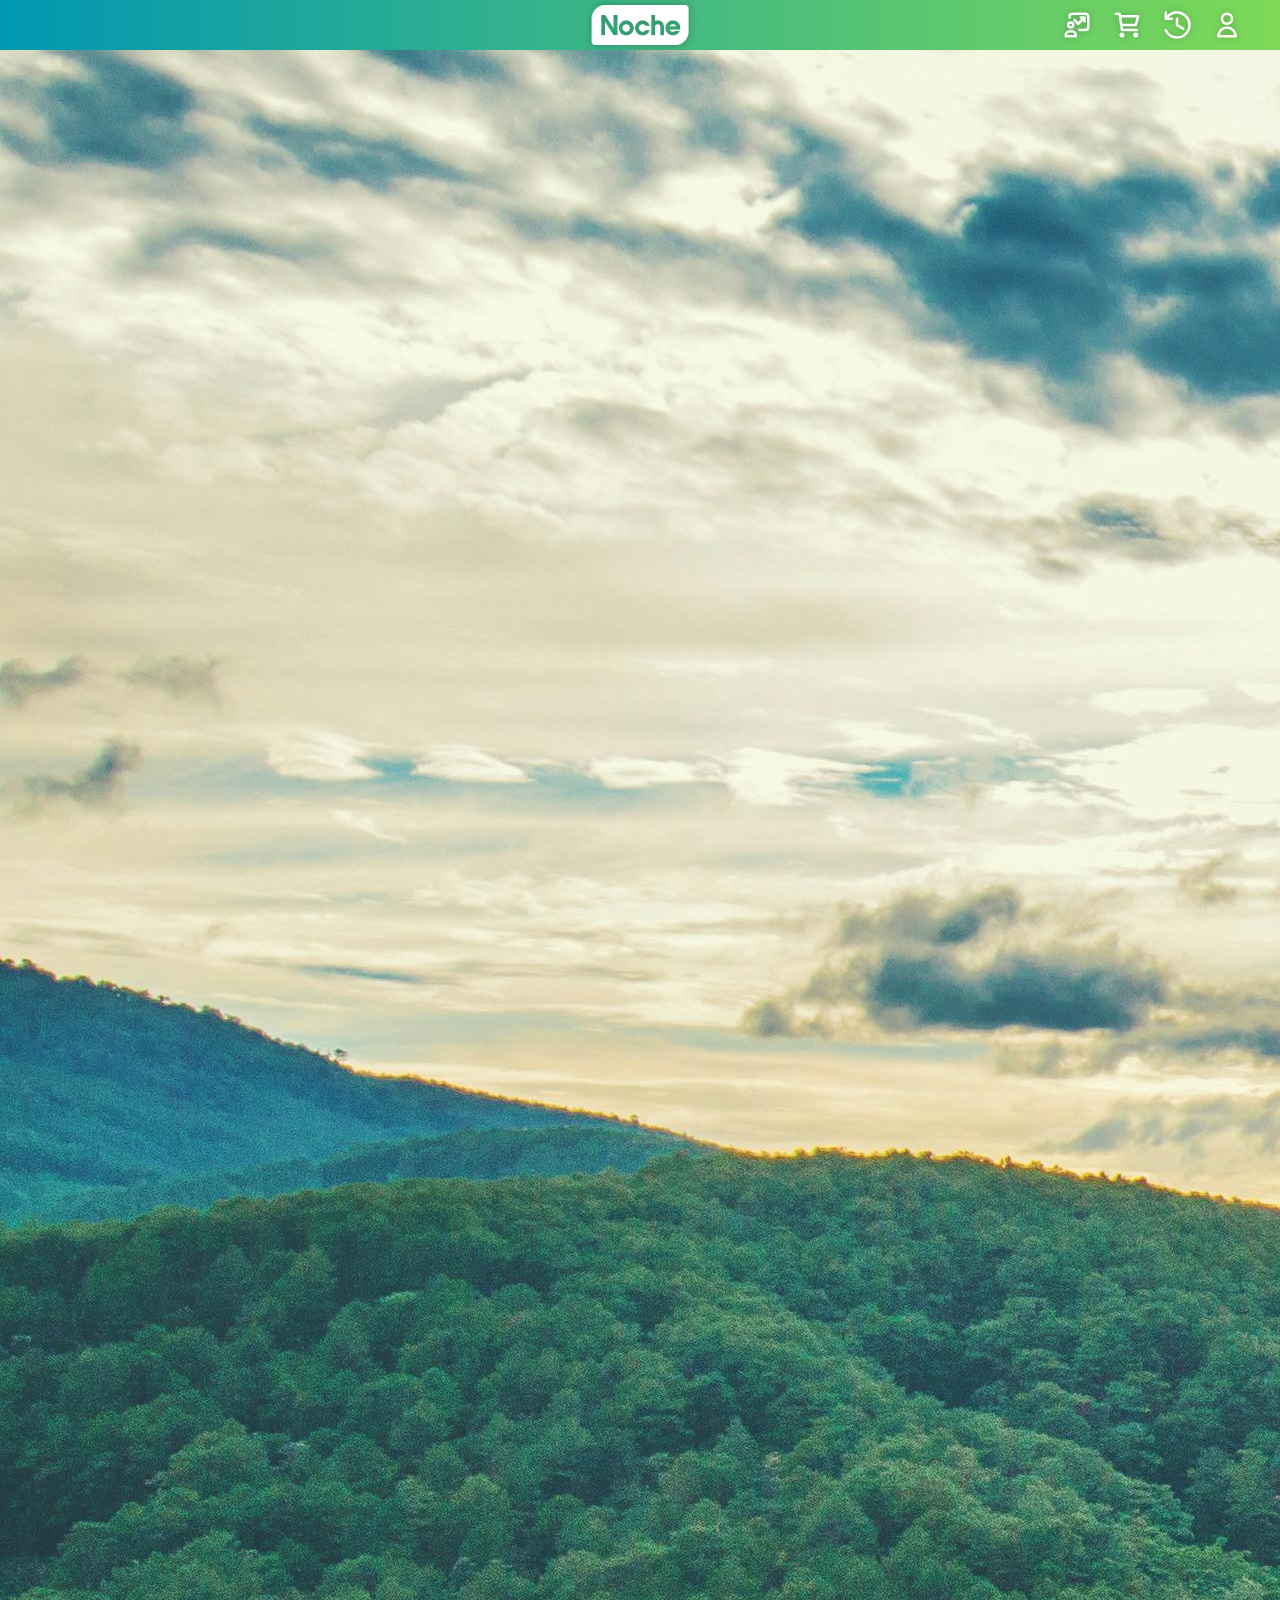
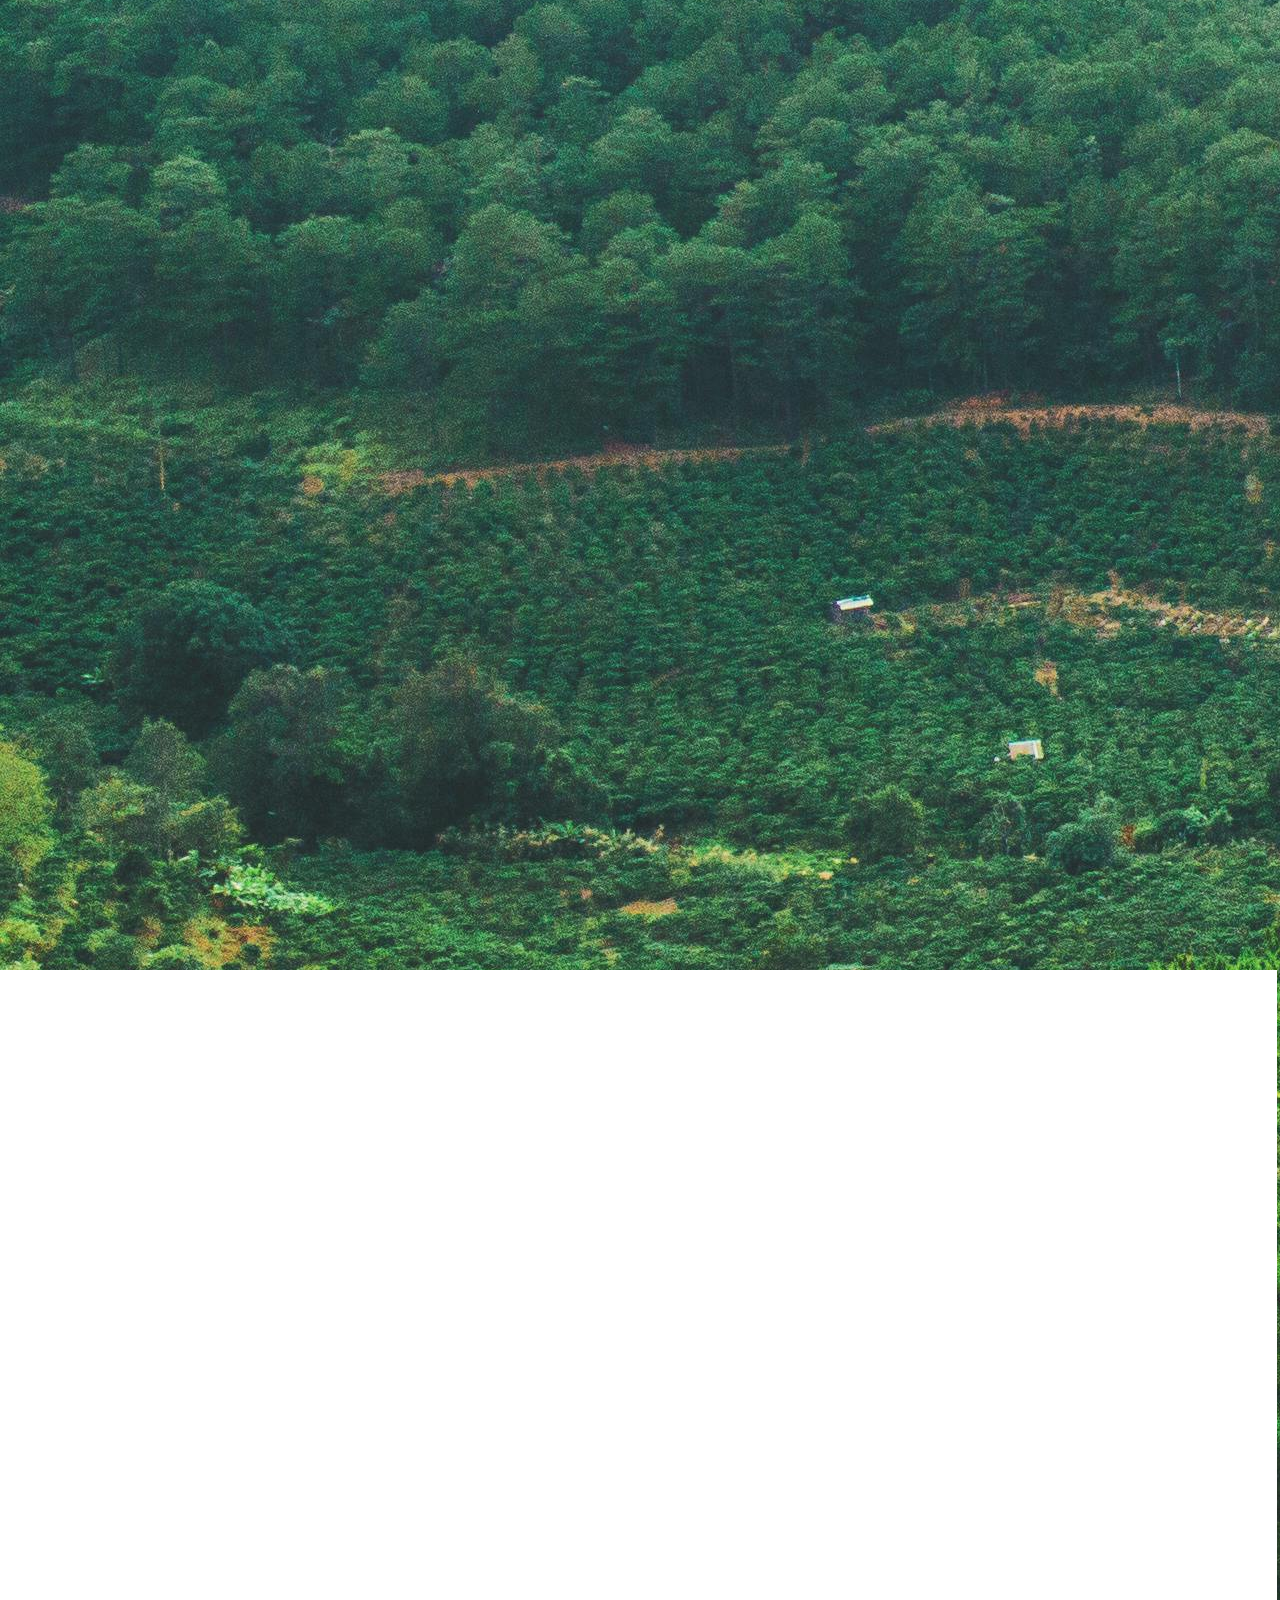
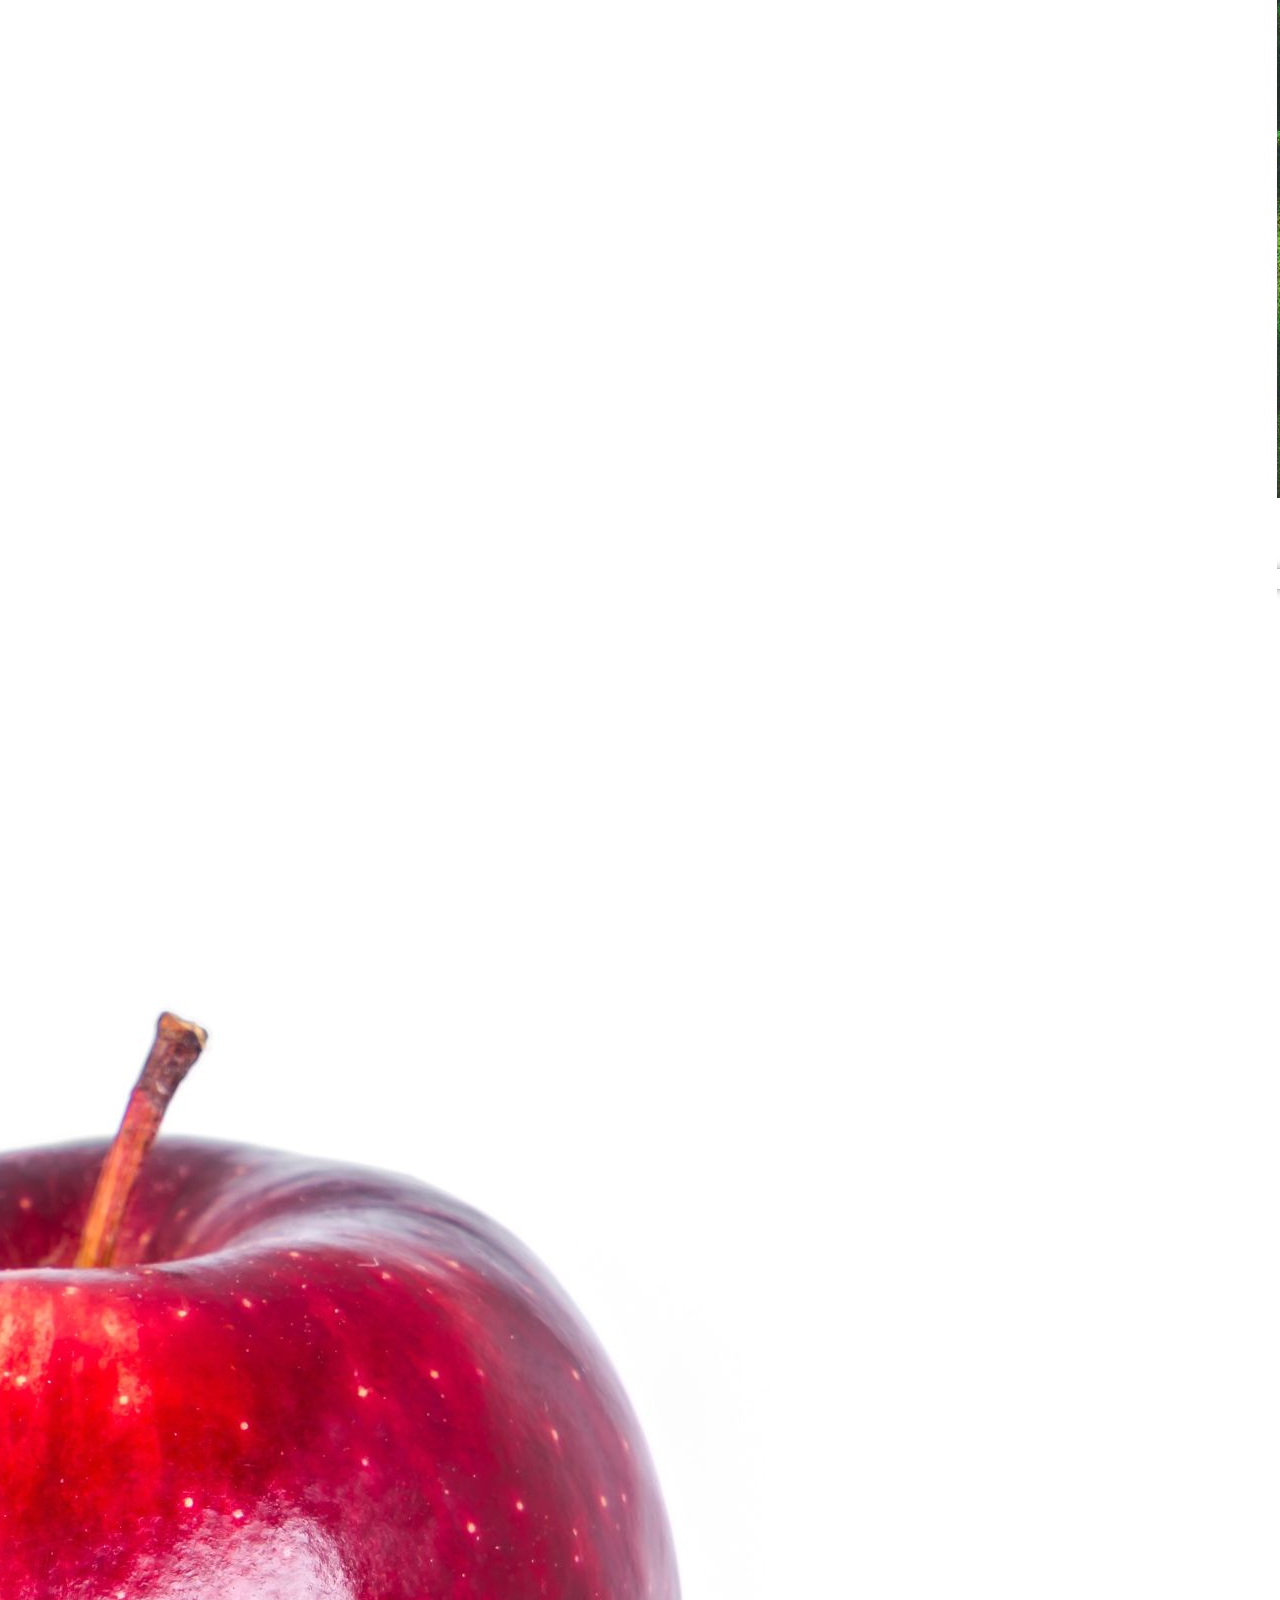
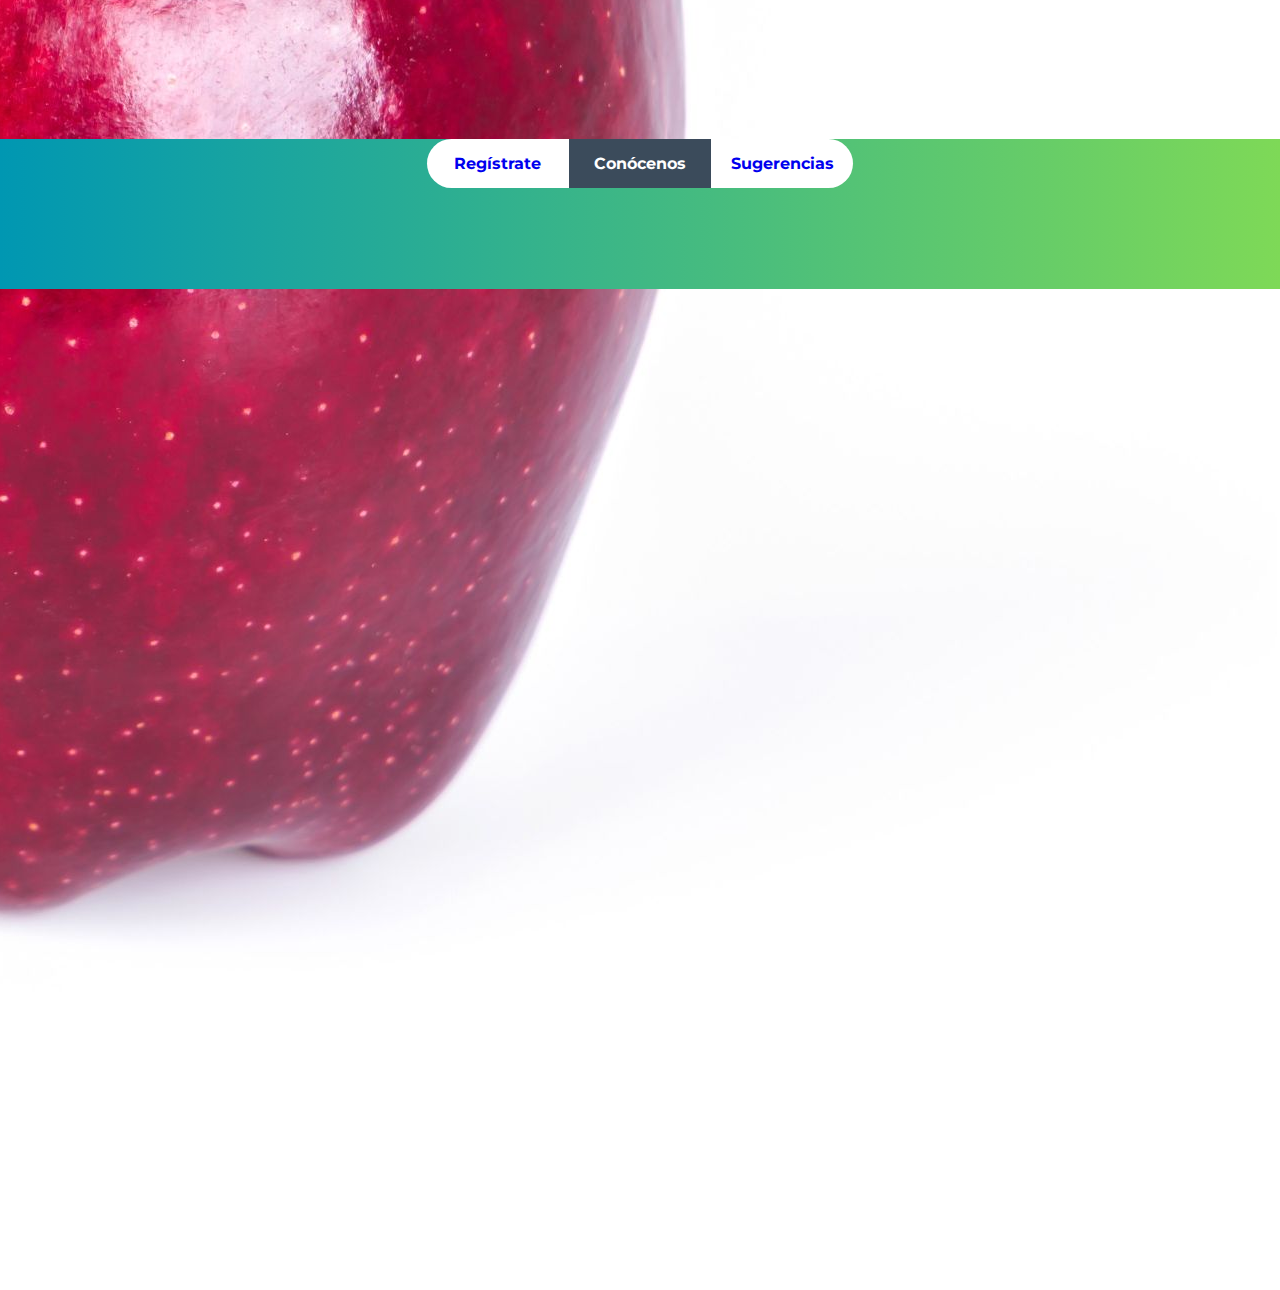
<file: index.html>
<!DOCTYPE html>
<html lang="es">

<head>
    <meta charset="UTF-8">
    <meta name="viewport" content="width=device-width, initial-scale=1.0">
    <link rel="stylesheet" href="./css/global.css" />
    <link rel="stylesheet" href="./css/index.css" />
    <script src="./js/headerAndFooter.js"></script>
    <title>Inicio - Noche</title>
</head>

<body>
    <header class="gradient"> <!-- Header -->
        <div class="left"></div>
        <div class="center">
            <a href="./index.html">
                <img class="header-logo" src="./imagenes/Logos/TransparentOnWhite.png" alt="Noche" />
            </a>
        </div>
        <div class="right">
            <div class="icons">
                <a href="./paginas/en_construccion.html"> <!-- Panel de administrador -->
                    <svg width="800px" height="800px" viewBox="0 0 24 24" fill="none">
                        <path
                            d="M14 16H17.8C18.9201 16 19.4802 16 19.908 15.782C20.2843 15.5903 20.5903 15.2843 20.782 14.908C21 14.4802 21 13.9201 21 12.8V6.2C21 5.0799 21 4.51984 20.782 4.09202C20.5903 3.71569 20.2843 3.40973 19.908 3.21799C19.4802 3 18.9201 3 17.8 3H9.2C8.07989 3 7.51984 3 7.09202 3.21799C6.71569 3.40973 6.40973 3.71569 6.21799 4.09202C6.01338 4.49359 6.00082 5.01165 6.00005 6M18 6L13 11L10 8M18 6V9M18 6H15M9 12C9 13.1046 8.10457 14 7 14C5.89543 14 5 13.1046 5 12C5 10.8954 5.89543 10 7 10C8.10457 10 9 10.8954 9 12ZM7 17C7.92997 17 8.39496 17 8.77646 17.1022C9.81173 17.3796 10.6204 18.1883 10.8978 19.2235C11 19.605 11 20.07 11 21H3C3 20.07 3 19.605 3.10222 19.2235C3.37962 18.1883 4.18827 17.3796 5.22354 17.1022C5.60504 17 6.07003 17 7 17Z"
                            stroke="currentColor" stroke-width="2" stroke-linecap="round" stroke-linejoin="round" />
                    </svg>
                    <div class="icon-background"></div>
                </a>
                <a href="./paginas/en_construccion.html"> <!-- Carrito -->
                    <svg width="800px" height="800px" viewBox="0 0 24 24" fill="none">
                        <path
                            d="M6.29977 5H21L19 12H7.37671M20 16H8L6 3H3M9 20C9 20.5523 8.55228 21 8 21C7.44772 21 7 20.5523 7 20C7 19.4477 7.44772 19 8 19C8.55228 19 9 19.4477 9 20ZM20 20C20 20.5523 19.5523 21 19 21C18.4477 21 18 20.5523 18 20C18 19.4477 18.4477 19 19 19C19.5523 19 20 19.4477 20 20Z"
                            stroke="currentColor" stroke-width="2" stroke-linecap="round" stroke-linejoin="round" />
                    </svg>
                    <div class="icon-background"></div>
                </a>
                <a href="./paginas/compra_periodica.html"> <!-- Compras periódicas -->
                    <svg width="800px" height="800px" viewBox="0 0 48 48">
                        <g id="Layer_2" data-name="Layer 2">
                            <g id="invisible_box" data-name="invisible box">
                                <rect width="48" height="48" fill="none" />
                            </g>
                            <g id="icons_Q2" data-name="icons Q2">
                                <path
                                    d="M46,24A22,22,0,0,1,4.3,33.7a2,2,0,0,1,.5-2.6,2,2,0,0,1,3,.7A18,18,0,1,0,10.6,12h5.3A2.1,2.1,0,0,1,18,13.7,2,2,0,0,1,16,16H6a2,2,0,0,1-2-2V4.1A2.1,2.1,0,0,1,5.7,2,2,2,0,0,1,8,4V8.9A22,22,0,0,1,46,24Z"
                                    fill="currentColor" />
                                <path
                                    d="M34,32a1.7,1.7,0,0,1-1-.3L22,25.1V14a2,2,0,0,1,4,0v8.9l9,5.4a1.9,1.9,0,0,1,.7,2.7A1.9,1.9,0,0,1,34,32Z"
                                    fill="currentColor" />
                            </g>
                        </g>
                    </svg>
                    <div class="icon-background"></div>
                </a>
                <a href="./paginas/perfil.html"> <!-- Perfil -->
                    <svg width="800px" height="800px" viewBox="0 0 24 24" fill="none">
                        <g id="SVGRepo_bgCarrier" stroke-width="0" />
                        <g id="SVGRepo_tracerCarrier" stroke-linecap="round" stroke-linejoin="round" />
                        <g id="SVGRepo_iconCarrier">
                            <path
                                d="M16 7C16 9.20914 14.2091 11 12 11C9.79086 11 8 9.20914 8 7C8 4.79086 9.79086 3 12 3C14.2091 3 16 4.79086 16 7Z"
                                stroke="currentColor" stroke-width="2" stroke-linecap="round" stroke-linejoin="round" />
                            <path d="M12 14C8.13401 14 5 17.134 5 21H19C19 17.134 15.866 14 12 14Z"
                                stroke="currentColor" stroke-width="2" stroke-linecap="round" stroke-linejoin="round" />
                        </g>
                    </svg>
                    <div class="icon-background"></div>
                </a>
            </div>
            <div id="hamburger"> <!-- Header en vista de móvil -->
                <div class="icon">
                    <div class="bar"></div>
                    <div class="bar"></div>
                    <div class="bar"></div>
                </div>
                <div class="content">
                    <div class="close-header-hamburger">
                        <div id="close-hamburger-button"> <!-- SVG del botón de cerrar -->
                            <svg id="close-button" width="800px" height="800px" viewBox="0 0 24 24" fill="none">
                                <g clip-path="url(#clip0_429_11083)">
                                    <path d="M7 7.00006L17 17.0001M7 17.0001L17 7.00006" stroke="currentColor" stroke-width="2.5" stroke-linecap="round" stroke-linejoin="round" />
                                </g>
                                <defs>
                                    <clipPath id="clip0_429_11083">
                                        <rect width="24" height="24" fill="white" />
                                    </clipPath>
                                </defs>
                            </svg>
                        </div>
                    </div>
                    <a href="./paginas/en_construccion.html"> <!-- Admin -->
                        <svg width="800px" height="800px" viewBox="0 0 24 24" fill="none">
                            <path
                                d="M14 16H17.8C18.9201 16 19.4802 16 19.908 15.782C20.2843 15.5903 20.5903 15.2843 20.782 14.908C21 14.4802 21 13.9201 21 12.8V6.2C21 5.0799 21 4.51984 20.782 4.09202C20.5903 3.71569 20.2843 3.40973 19.908 3.21799C19.4802 3 18.9201 3 17.8 3H9.2C8.07989 3 7.51984 3 7.09202 3.21799C6.71569 3.40973 6.40973 3.71569 6.21799 4.09202C6.01338 4.49359 6.00082 5.01165 6.00005 6M18 6L13 11L10 8M18 6V9M18 6H15M9 12C9 13.1046 8.10457 14 7 14C5.89543 14 5 13.1046 5 12C5 10.8954 5.89543 10 7 10C8.10457 10 9 10.8954 9 12ZM7 17C7.92997 17 8.39496 17 8.77646 17.1022C9.81173 17.3796 10.6204 18.1883 10.8978 19.2235C11 19.605 11 20.07 11 21H3C3 20.07 3 19.605 3.10222 19.2235C3.37962 18.1883 4.18827 17.3796 5.22354 17.1022C5.60504 17 6.07003 17 7 17Z"
                                stroke="currentColor" stroke-width="2" stroke-linecap="round" stroke-linejoin="round" />
                        </svg>
                        <span>Administrador</span>
                    </a>
                    <hr>
                    <a href="./paginas/en_construccion.html"> <!-- Carrito -->
                        <svg width="800px" height="800px" viewBox="0 0 24 24" fill="none">
                            <path
                                d="M6.29977 5H21L19 12H7.37671M20 16H8L6 3H3M9 20C9 20.5523 8.55228 21 8 21C7.44772 21 7 20.5523 7 20C7 19.4477 7.44772 19 8 19C8.55228 19 9 19.4477 9 20ZM20 20C20 20.5523 19.5523 21 19 21C18.4477 21 18 20.5523 18 20C18 19.4477 18.4477 19 19 19C19.5523 19 20 19.4477 20 20Z"
                                stroke="currentColor" stroke-width="2" stroke-linecap="round" stroke-linejoin="round" />
                        </svg>
                        <span>Carrito</span>
                    </a>
                    <hr>
                    <a href="./paginas/compra_periodica.html"> <!-- Compras periódicas -->
                        <svg width="800px" height="800px" viewBox="0 0 48 48">
                            <g id="Layer_2" data-name="Layer 2">
                                <g id="invisible_box" data-name="invisible box">
                                    <rect width="48" height="48" fill="none" />
                                </g>
                                <g id="icons_Q2" data-name="icons Q2">
                                    <path
                                        d="M46,24A22,22,0,0,1,4.3,33.7a2,2,0,0,1,.5-2.6,2,2,0,0,1,3,.7A18,18,0,1,0,10.6,12h5.3A2.1,2.1,0,0,1,18,13.7,2,2,0,0,1,16,16H6a2,2,0,0,1-2-2V4.1A2.1,2.1,0,0,1,5.7,2,2,2,0,0,1,8,4V8.9A22,22,0,0,1,46,24Z"
                                        fill="currentColor" />
                                    <path
                                        d="M34,32a1.7,1.7,0,0,1-1-.3L22,25.1V14a2,2,0,0,1,4,0v8.9l9,5.4a1.9,1.9,0,0,1,.7,2.7A1.9,1.9,0,0,1,34,32Z"
                                        fill="currentColor" />
                                </g>
                            </g>
                        </svg>
                        <span>Configurar</span>
                    </a>
                    <hr>
                    <a href="./paginas/perfil.html"> <!-- Perfil -->
                        <svg width="800px" height="800px" viewBox="0 0 24 24" fill="none">
                            <g id="SVGRepo_bgCarrier" stroke-width="0" />
                            <g id="SVGRepo_tracerCarrier" stroke-linecap="round" stroke-linejoin="round" />
                            <g id="SVGRepo_iconCarrier">
                                <path
                                    d="M16 7C16 9.20914 14.2091 11 12 11C9.79086 11 8 9.20914 8 7C8 4.79086 9.79086 3 12 3C14.2091 3 16 4.79086 16 7Z"
                                    stroke="currentColor" stroke-width="2" stroke-linecap="round"
                                    stroke-linejoin="round" />
                                <path d="M12 14C8.13401 14 5 17.134 5 21H19C19 17.134 15.866 14 12 14Z"
                                    stroke="currentColor" stroke-width="2" stroke-linecap="round"
                                    stroke-linejoin="round" />
                            </g>
                        </svg>
                        <span>Perfil</span>
                    </a>
                </div>
                <div id="content-background" hidden></div> <!-- Fondo del header que se ve al abrir el menú -->
            </div>
        </div>
    </header>
    <main> <!-- Contenido de la página -->
        <!-- Imagen de fondo -->
        <img src="./imagenes/fondo_paisaje.jpg" class="background" draggable="false" alt="Fondo"/>

        <section class="ads-container"> <!-- Anuncios -->
            <div class="ad-container center-content">
                <div class="ad">Anuncio 1</div>
            </div>
            <div class="ad-container center-content">
                <div class="ad">Anuncio 2</div>
            </div>
            <div class="ad-container center-content">
                <div class="ad">Anuncio 3</div>
            </div>
        </section>
        <section class="search-bar center-content"> <!-- Barra de búsqueda -->
            <div class="custom-searchbar-container">
                <input type="text" class="custom-searchbar" placeholder="Buscar..." />
                <svg width="800px" height="800px" viewBox="0 0 24 24" fill="none">
                    <path
                        d="M14.9536 14.9458L21 21M17 10C17 13.866 13.866 17 10 17C6.13401 17 3 13.866 3 10C3 6.13401 6.13401 3 10 3C13.866 3 17 6.13401 17 10Z"
                        stroke="currentColor" stroke-width="2" stroke-linecap="round" stroke-linejoin="round" />
                </svg>
            </div>
        </section>
        <section class="products-container"> <!-- Lista de productos -->
            <div class="products-container-inner">

                <!-- Lista de productos -->
                 
                <a class="product" href="./paginas/producto.html"> <!-- HTML de cada producto -->
                    <div class="compound-card producto">
                        <div class="compound-card-top center-content">
                            <img src="./imagenes/img_productos/manzana.jpg" draggable="false" alt="Manzana">
                        </div>
                        <div class="compound-card-bottom datos">
                            <div class="top">
                                <span class="name">Manzana</span>
                            </div>
                            <div class="bottom">
                                <span class="weight">200g</span>
                                <span class="price">0.35€</span>
                            </div>
                        </div>
                    </div>
                </a>
                <a class="product" href="./paginas/producto.html">
                    <div class="compound-card producto">
                        <div class="compound-card-top center-content">
                            <img src="./imagenes/img_productos/manzana.jpg" draggable="false" alt="Manzana">
                        </div>
                        <div class="compound-card-bottom datos">
                            <div class="top">
                                <span class="name">Manzana</span>
                            </div>
                            <div class="bottom">
                                <span class="weight">200g</span>
                                <span class="price">0.35€</span>
                            </div>
                        </div>
                    </div>
                </a>
                <a class="product" href="./paginas/producto.html">
                    <div class="compound-card producto">
                        <div class="compound-card-top center-content">
                            <img src="./imagenes/img_productos/manzana.jpg" draggable="false" alt="Manzana">
                        </div>
                        <div class="compound-card-bottom datos">
                            <div class="top">
                                <span class="name">Manzana</span>
                            </div>
                            <div class="bottom">
                                <span class="weight">200g</span>
                                <span class="price">0.35€</span>
                            </div>
                        </div>
                    </div>
                </a>
                <a class="product" href="./paginas/producto.html">
                    <div class="compound-card producto">
                        <div class="compound-card-top center-content">
                            <img src="./imagenes/img_productos/manzana.jpg" draggable="false" alt="Manzana">
                        </div>
                        <div class="compound-card-bottom datos">
                            <div class="top">
                                <span class="name">Manzana</span>
                            </div>
                            <div class="bottom">
                                <span class="weight">200g</span>
                                <span class="price">0.35€</span>
                            </div>
                        </div>
                    </div>
                </a>
                <a class="product" href="./paginas/producto.html">
                    <div class="compound-card producto">
                        <div class="compound-card-top center-content">
                            <img src="./imagenes/img_productos/manzana.jpg" draggable="false" alt="Manzana">
                        </div>
                        <div class="compound-card-bottom datos">
                            <div class="top">
                                <span class="name">Manzana</span>
                            </div>
                            <div class="bottom">
                                <span class="weight">200g</span>
                                <span class="price">0.35€</span>
                            </div>
                        </div>
                    </div>
                </a>
                <a class="product" href="./paginas/producto.html">
                    <div class="compound-card producto">
                        <div class="compound-card-top center-content">
                            <img src="./imagenes/img_productos/manzana.jpg" draggable="false" alt="Manzana">
                        </div>
                        <div class="compound-card-bottom datos">
                            <div class="top">
                                <span class="name">Manzana</span>
                            </div>
                            <div class="bottom">
                                <span class="weight">200g</span>
                                <span class="price">0.35€</span>
                            </div>
                        </div>
                    </div>
                </a>
                <a class="product" href="./paginas/producto.html">
                    <div class="compound-card producto">
                        <div class="compound-card-top center-content">
                            <img src="./imagenes/img_productos/manzana.jpg" draggable="false" alt="Manzana">
                        </div>
                        <div class="compound-card-bottom datos">
                            <div class="top">
                                <span class="name">Manzana</span>
                            </div>
                            <div class="bottom">
                                <span class="weight">200g</span>
                                <span class="price">0.35€</span>
                            </div>
                        </div>
                    </div>
                </a>
                <a class="product" href="./paginas/producto.html">
                    <div class="compound-card producto">
                        <div class="compound-card-top center-content">
                            <img src="./imagenes/img_productos/manzana.jpg" draggable="false" alt="Manzana">
                        </div>
                        <div class="compound-card-bottom datos">
                            <div class="top">
                                <span class="name">Manzana</span>
                            </div>
                            <div class="bottom">
                                <span class="weight">200g</span>
                                <span class="price">0.35€</span>
                            </div>
                        </div>
                    </div>
                </a>
                <a class="product" href="./paginas/producto.html">
                    <div class="compound-card producto">
                        <div class="compound-card-top center-content">
                            <img src="./imagenes/img_productos/manzana.jpg" draggable="false" alt="Manzana">
                        </div>
                        <div class="compound-card-bottom datos">
                            <div class="top">
                                <span class="name">Manzana</span>
                            </div>
                            <div class="bottom">
                                <span class="weight">200g</span>
                                <span class="price">0.35€</span>
                            </div>
                        </div>
                    </div>
                </a>
                <a class="product" href="./paginas/producto.html">
                    <div class="compound-card producto">
                        <div class="compound-card-top center-content">
                            <img src="./imagenes/img_productos/manzana.jpg" draggable="false" alt="Manzana">
                        </div>
                        <div class="compound-card-bottom datos">
                            <div class="top">
                                <span class="name">Manzana</span>
                            </div>
                            <div class="bottom">
                                <span class="weight">200g</span>
                                <span class="price">0.35€</span>
                            </div>
                        </div>
                    </div>
                </a>
                <a class="product" href="./paginas/producto.html">
                    <div class="compound-card producto">
                        <div class="compound-card-top center-content">
                            <img src="./imagenes/img_productos/manzana.jpg" draggable="false" alt="Manzana">
                        </div>
                        <div class="compound-card-bottom datos">
                            <div class="top">
                                <span class="name">Manzana</span>
                            </div>
                            <div class="bottom">
                                <span class="weight">200g</span>
                                <span class="price">0.35€</span>
                            </div>
                        </div>
                    </div>
                </a>
                <a class="product" href="./paginas/producto.html">
                    <div class="compound-card producto">
                        <div class="compound-card-top center-content">
                            <img src="./imagenes/img_productos/manzana.jpg" draggable="false" alt="Manzana">
                        </div>
                        <div class="compound-card-bottom datos">
                            <div class="top">
                                <span class="name">Manzana</span>
                            </div>
                            <div class="bottom">
                                <span class="weight">200g</span>
                                <span class="price">0.35€</span>
                            </div>
                        </div>
                    </div>
                </a>
                <a class="product" href="./paginas/producto.html">
                    <div class="compound-card producto">
                        <div class="compound-card-top center-content">
                            <img src="./imagenes/img_productos/manzana.jpg" draggable="false" alt="Manzana">
                        </div>
                        <div class="compound-card-bottom datos">
                            <div class="top">
                                <span class="name">Manzana</span>
                            </div>
                            <div class="bottom">
                                <span class="weight">200g</span>
                                <span class="price">0.35€</span>
                            </div>
                        </div>
                    </div>
                </a>
                <a class="product" href="./paginas/producto.html">
                    <div class="compound-card producto">
                        <div class="compound-card-top center-content">
                            <img src="./imagenes/img_productos/manzana.jpg" draggable="false" alt="Manzana">
                        </div>
                        <div class="compound-card-bottom datos">
                            <div class="top">
                                <span class="name">Manzana</span>
                            </div>
                            <div class="bottom">
                                <span class="weight">200g</span>
                                <span class="price">0.35€</span>
                            </div>
                        </div>
                    </div>
                </a>
                <a class="product" href="./paginas/producto.html">
                    <div class="compound-card producto">
                        <div class="compound-card-top center-content">
                            <img src="./imagenes/img_productos/manzana.jpg" draggable="false" alt="Manzana">
                        </div>
                        <div class="compound-card-bottom datos">
                            <div class="top">
                                <span class="name">Manzana</span>
                            </div>
                            <div class="bottom">
                                <span class="weight">200g</span>
                                <span class="price">0.35€</span>
                            </div>
                        </div>
                    </div>
                </a>
                <a class="product" href="./paginas/producto.html">
                    <div class="compound-card producto">
                        <div class="compound-card-top center-content">
                            <img src="./imagenes/img_productos/manzana.jpg" draggable="false" alt="Manzana">
                        </div>
                        <div class="compound-card-bottom datos">
                            <div class="top">
                                <span class="name">Manzana</span>
                            </div>
                            <div class="bottom">
                                <span class="weight">200g</span>
                                <span class="price">0.35€</span>
                            </div>
                        </div>
                    </div>
                </a>
                <a class="product" href="./paginas/producto.html">
                    <div class="compound-card producto">
                        <div class="compound-card-top center-content">
                            <img src="./imagenes/img_productos/manzana.jpg" draggable="false" alt="Manzana">
                        </div>
                        <div class="compound-card-bottom datos">
                            <div class="top">
                                <span class="name">Manzana</span>
                            </div>
                            <div class="bottom">
                                <span class="weight">200g</span>
                                <span class="price">0.35€</span>
                            </div>
                        </div>
                    </div>
                </a>
                <a class="product" href="./paginas/producto.html">
                    <div class="compound-card producto">
                        <div class="compound-card-top center-content">
                            <img src="./imagenes/img_productos/manzana.jpg" draggable="false" alt="Manzana">
                        </div>
                        <div class="compound-card-bottom datos">
                            <div class="top">
                                <span class="name">Manzana</span>
                            </div>
                            <div class="bottom">
                                <span class="weight">200g</span>
                                <span class="price">0.35€</span>
                            </div>
                        </div>
                    </div>
                </a>
                <a class="product" href="./paginas/producto.html">
                    <div class="compound-card producto">
                        <div class="compound-card-top center-content">
                            <img src="./imagenes/img_productos/manzana.jpg" draggable="false" alt="Manzana">
                        </div>
                        <div class="compound-card-bottom datos">
                            <div class="top">
                                <span class="name">Manzana</span>
                            </div>
                            <div class="bottom">
                                <span class="weight">200g</span>
                                <span class="price">0.35€</span>
                            </div>
                        </div>
                    </div>
                </a>
                <a class="product" href="./paginas/producto.html">
                    <div class="compound-card producto">
                        <div class="compound-card-top center-content">
                            <img src="./imagenes/img_productos/manzana.jpg" draggable="false" alt="Manzana">
                        </div>
                        <div class="compound-card-bottom datos">
                            <div class="top">
                                <span class="name">Manzana</span>
                            </div>
                            <div class="bottom">
                                <span class="weight">200g</span>
                                <span class="price">0.35€</span>
                            </div>
                        </div>
                    </div>
                </a>
                <!--a class="product" href="./paginas/producto.html">
                    <div class="compound-card producto">
                        <div class="compound-card-top center-content">
                            <img src="./imagenes/product_placeholder.png" draggable="false" alt="Producto">
                        </div>
                        <div class="compound-card-bottom datos">
                            <div class="top">
                                <span class="name">Producto</span>
                            </div>
                            <div class="bottom">
                                <span class="weight">250g</span>
                                <span class="price">0.00€</span>
                            </div>
                        </div>
                    </div>
                </a-->
            </div>
        </section>
    </main>
    <footer class="gradient"> <!-- Footer -->
        <div class="left"><!-- Por si queremos añadir contenido en la parte izquierda o derecha --></div>
        <div class="center">
            <div class="button-group">
                <!-- Páginas temporales para poder acceder a ellas sin cambiar la URL -->
                <a href="./paginas/registrarse.html" class="button button-light">Regístrate</a>
                <a href="./paginas/conocenos.html" class="button button-dark">Conócenos</a>
                <a href="./paginas/sugerir_producto.html" class="button button-light">Sugerencias</a>
            </div>
        </div>
        <div class="right"></div>
    </footer>
</body>

</html>
</file>
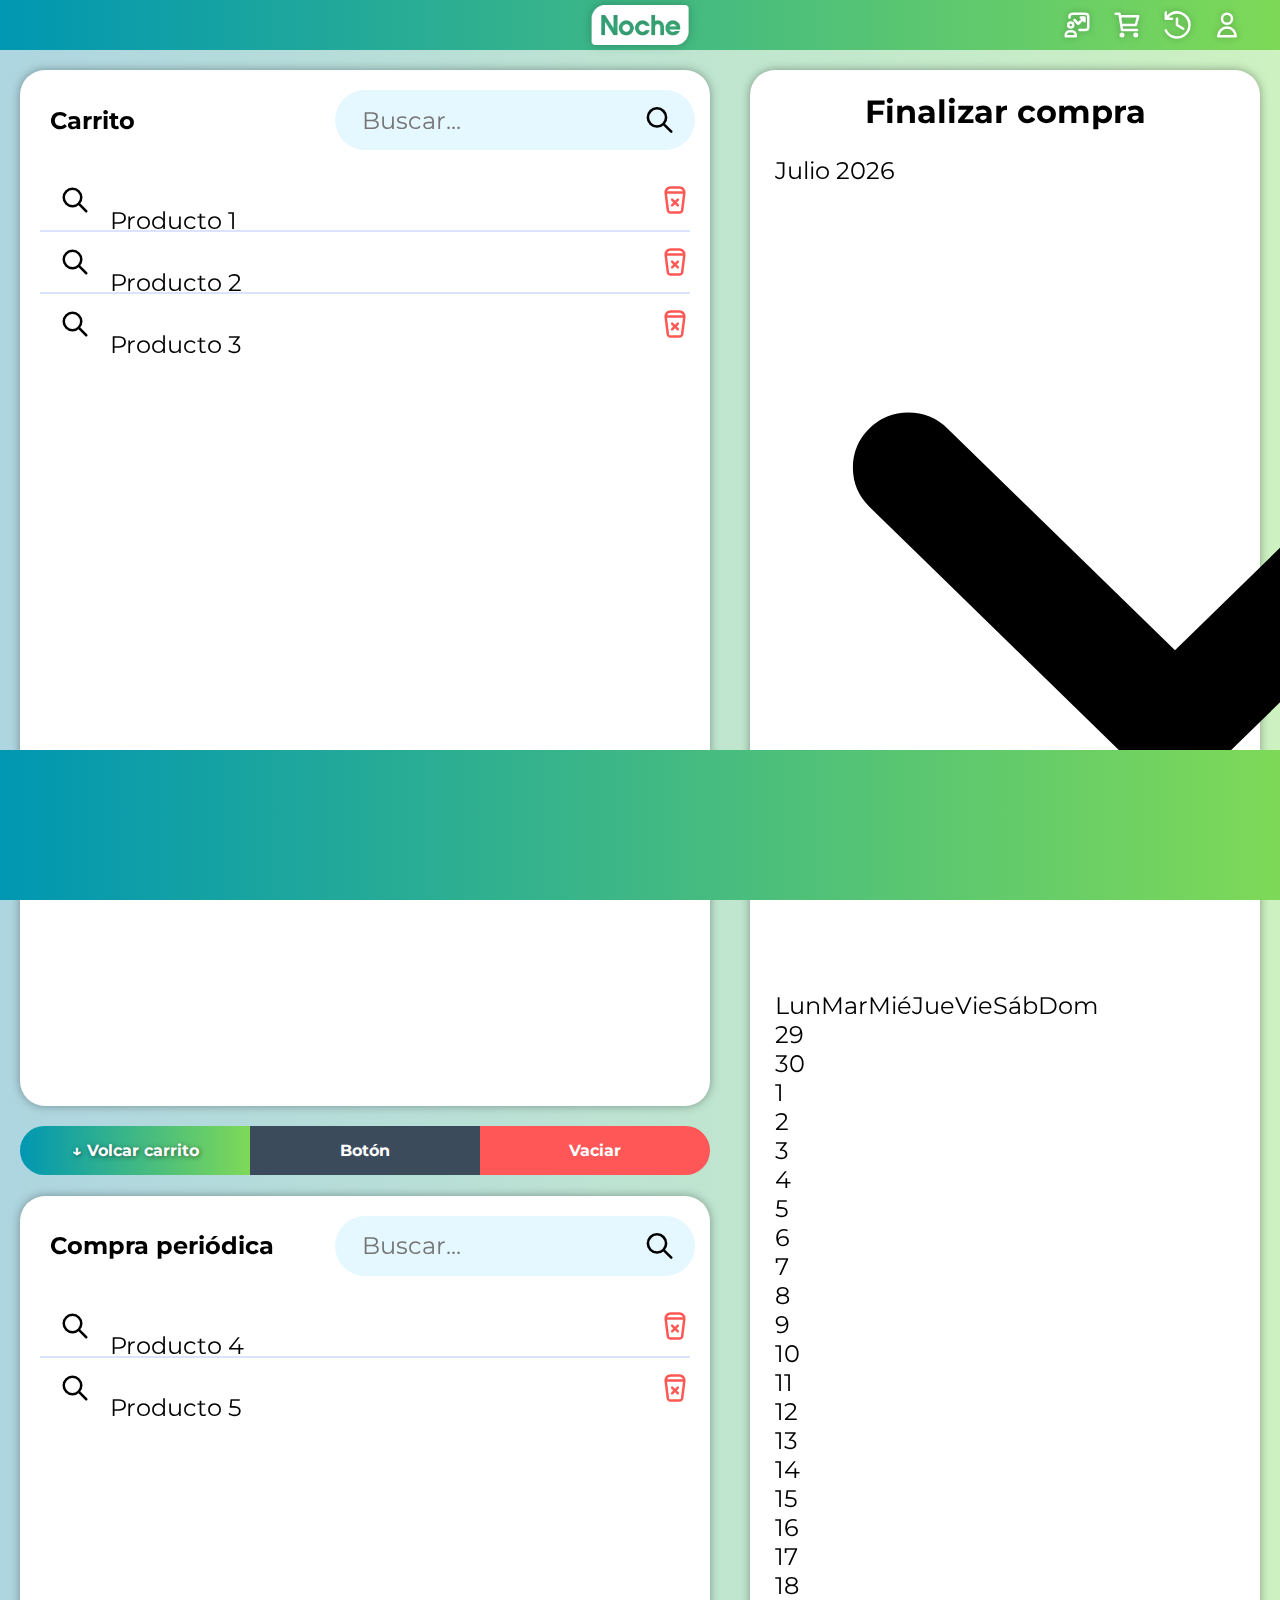
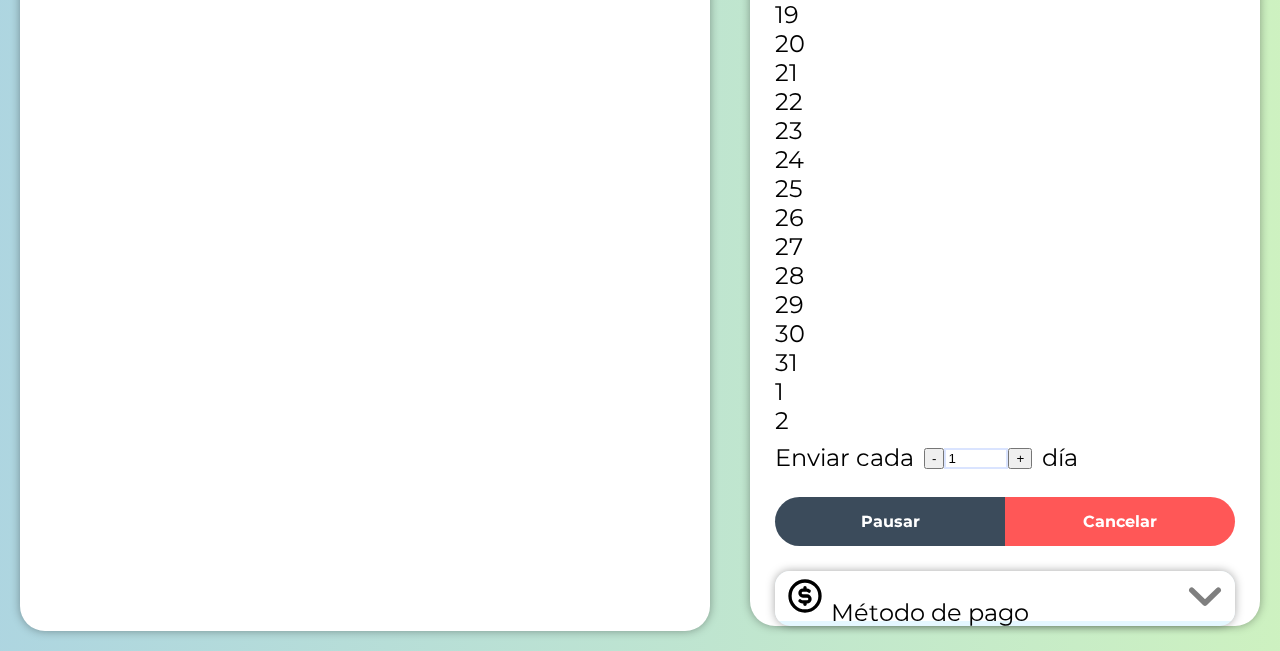
<file: paginas/compra_periodica.html>
<!DOCTYPE html>
<html lang="en">

<head>
    <meta charset="UTF-8">
    <meta name="viewport" content="width=device-width, initial-scale=1.0">
    <meta name="popup-close" value="../SVG/close.svg" />
    <link rel="stylesheet" href="../css/global.css">
    <link rel="stylesheet" href="../css/compra_periodica.css">
    <script src="../js/headerAndFooter.js"></script>
    <script src="../js/dragAndDrop.js"></script>
    <script src="../js/calendar.js"></script>
    <script src="../js/numberInput.js"></script>
    <script src="../js/dropdowns.js"></script>
    <script src="../js/compra_periodica.js"></script>
    <title>Compras Periódicas - Noche</title>
</head>

<body class="gradient">
    <header class="gradient">
        <div class="left"></div>
        <div class="center">
            <a href="../index.html">
                <img class="header-logo" src="../imagenes/Logos/TransparentOnWhite.png" alt="Noche" />
            </a>
        </div>
        <div class="right">
            <div class="icons">
                <a href="./en_construccion.html"> <!-- Panel de administrador -->
                    <svg width="800px" height="800px" viewBox="0 0 24 24" fill="none">
                        <path
                            d="M14 16H17.8C18.9201 16 19.4802 16 19.908 15.782C20.2843 15.5903 20.5903 15.2843 20.782 14.908C21 14.4802 21 13.9201 21 12.8V6.2C21 5.0799 21 4.51984 20.782 4.09202C20.5903 3.71569 20.2843 3.40973 19.908 3.21799C19.4802 3 18.9201 3 17.8 3H9.2C8.07989 3 7.51984 3 7.09202 3.21799C6.71569 3.40973 6.40973 3.71569 6.21799 4.09202C6.01338 4.49359 6.00082 5.01165 6.00005 6M18 6L13 11L10 8M18 6V9M18 6H15M9 12C9 13.1046 8.10457 14 7 14C5.89543 14 5 13.1046 5 12C5 10.8954 5.89543 10 7 10C8.10457 10 9 10.8954 9 12ZM7 17C7.92997 17 8.39496 17 8.77646 17.1022C9.81173 17.3796 10.6204 18.1883 10.8978 19.2235C11 19.605 11 20.07 11 21H3C3 20.07 3 19.605 3.10222 19.2235C3.37962 18.1883 4.18827 17.3796 5.22354 17.1022C5.60504 17 6.07003 17 7 17Z"
                            stroke="currentColor" stroke-width="2" stroke-linecap="round" stroke-linejoin="round" />
                    </svg>
                    <div class="icon-background"></div>
                </a>
                <a href="./en_construccion.html"> <!-- Carrito -->
                    <svg width="800px" height="800px" viewBox="0 0 24 24" fill="none">
                        <path
                            d="M6.29977 5H21L19 12H7.37671M20 16H8L6 3H3M9 20C9 20.5523 8.55228 21 8 21C7.44772 21 7 20.5523 7 20C7 19.4477 7.44772 19 8 19C8.55228 19 9 19.4477 9 20ZM20 20C20 20.5523 19.5523 21 19 21C18.4477 21 18 20.5523 18 20C18 19.4477 18.4477 19 19 19C19.5523 19 20 19.4477 20 20Z"
                            stroke="currentColor" stroke-width="2" stroke-linecap="round" stroke-linejoin="round" />
                    </svg>
                    <div class="icon-background"></div>
                </a>
                <a href="./compra_periodica.html"> <!-- Compras periódicas -->
                    <svg width="800px" height="800px" viewBox="0 0 48 48">
                        <g id="Layer_2" data-name="Layer 2">
                            <g id="invisible_box" data-name="invisible box">
                                <rect width="48" height="48" fill="none" />
                            </g>
                            <g id="icons_Q2" data-name="icons Q2">
                                <path
                                    d="M46,24A22,22,0,0,1,4.3,33.7a2,2,0,0,1,.5-2.6,2,2,0,0,1,3,.7A18,18,0,1,0,10.6,12h5.3A2.1,2.1,0,0,1,18,13.7,2,2,0,0,1,16,16H6a2,2,0,0,1-2-2V4.1A2.1,2.1,0,0,1,5.7,2,2,2,0,0,1,8,4V8.9A22,22,0,0,1,46,24Z"
                                    fill="currentColor" />
                                <path
                                    d="M34,32a1.7,1.7,0,0,1-1-.3L22,25.1V14a2,2,0,0,1,4,0v8.9l9,5.4a1.9,1.9,0,0,1,.7,2.7A1.9,1.9,0,0,1,34,32Z"
                                    fill="currentColor" />
                            </g>
                        </g>
                    </svg>
                    <div class="icon-background"></div>
                </a>
                <a href="./perfil.html"> <!-- Perfil -->
                    <svg width="800px" height="800px" viewBox="0 0 24 24" fill="none">
                        <g id="SVGRepo_bgCarrier" stroke-width="0" />
                        <g id="SVGRepo_tracerCarrier" stroke-linecap="round" stroke-linejoin="round" />
                        <g id="SVGRepo_iconCarrier">
                            <path
                                d="M16 7C16 9.20914 14.2091 11 12 11C9.79086 11 8 9.20914 8 7C8 4.79086 9.79086 3 12 3C14.2091 3 16 4.79086 16 7Z"
                                stroke="currentColor" stroke-width="2" stroke-linecap="round" stroke-linejoin="round" />
                            <path d="M12 14C8.13401 14 5 17.134 5 21H19C19 17.134 15.866 14 12 14Z"
                                stroke="currentColor" stroke-width="2" stroke-linecap="round" stroke-linejoin="round" />
                        </g>
                    </svg>
                    <div class="icon-background"></div>
                </a>
            </div>
            <div id="hamburger">
                <div class="icon">
                    <div class="bar"></div>
                    <div class="bar"></div>
                    <div class="bar"></div>
                </div>
                <div class="content">
                    <div class="close-header-hamburger">
                        <div id="close-hamburger-button">
                            <svg id="close-button" width="800px" height="800px" viewBox="0 0 24 24" fill="none">
                                <g clip-path="url(#clip0_429_11083)">
                                    <path d="M7 7.00006L17 17.0001M7 17.0001L17 7.00006" stroke="currentColor"
                                        stroke-width="2.5" stroke-linecap="round" stroke-linejoin="round" />
                                </g>
                                <defs>
                                    <clipPath id="clip0_429_11083">
                                        <rect width="24" height="24" fill="white" />
                                    </clipPath>
                                </defs>
                            </svg>
                        </div>
                    </div>
                    <a href="./en_construccion.html"> <!-- Admin -->
                        <svg width="800px" height="800px" viewBox="0 0 24 24" fill="none">
                            <path
                                d="M14 16H17.8C18.9201 16 19.4802 16 19.908 15.782C20.2843 15.5903 20.5903 15.2843 20.782 14.908C21 14.4802 21 13.9201 21 12.8V6.2C21 5.0799 21 4.51984 20.782 4.09202C20.5903 3.71569 20.2843 3.40973 19.908 3.21799C19.4802 3 18.9201 3 17.8 3H9.2C8.07989 3 7.51984 3 7.09202 3.21799C6.71569 3.40973 6.40973 3.71569 6.21799 4.09202C6.01338 4.49359 6.00082 5.01165 6.00005 6M18 6L13 11L10 8M18 6V9M18 6H15M9 12C9 13.1046 8.10457 14 7 14C5.89543 14 5 13.1046 5 12C5 10.8954 5.89543 10 7 10C8.10457 10 9 10.8954 9 12ZM7 17C7.92997 17 8.39496 17 8.77646 17.1022C9.81173 17.3796 10.6204 18.1883 10.8978 19.2235C11 19.605 11 20.07 11 21H3C3 20.07 3 19.605 3.10222 19.2235C3.37962 18.1883 4.18827 17.3796 5.22354 17.1022C5.60504 17 6.07003 17 7 17Z"
                                stroke="currentColor" stroke-width="2" stroke-linecap="round" stroke-linejoin="round" />
                        </svg>
                        <span>Administrador</span>
                    </a>
                    <hr>
                    <a href="./en_construccion.html"> <!-- Carrito -->
                        <svg width="800px" height="800px" viewBox="0 0 24 24" fill="none">
                            <path
                                d="M6.29977 5H21L19 12H7.37671M20 16H8L6 3H3M9 20C9 20.5523 8.55228 21 8 21C7.44772 21 7 20.5523 7 20C7 19.4477 7.44772 19 8 19C8.55228 19 9 19.4477 9 20ZM20 20C20 20.5523 19.5523 21 19 21C18.4477 21 18 20.5523 18 20C18 19.4477 18.4477 19 19 19C19.5523 19 20 19.4477 20 20Z"
                                stroke="currentColor" stroke-width="2" stroke-linecap="round" stroke-linejoin="round" />
                        </svg>
                        <span>Carrito</span>
                    </a>
                    <hr>
                    <a href="./compra_periodica.html"> <!-- Compras periódicas -->
                        <svg width="800px" height="800px" viewBox="0 0 48 48">
                            <g id="Layer_2" data-name="Layer 2">
                                <g id="invisible_box" data-name="invisible box">
                                    <rect width="48" height="48" fill="none" />
                                </g>
                                <g id="icons_Q2" data-name="icons Q2">
                                    <path
                                        d="M46,24A22,22,0,0,1,4.3,33.7a2,2,0,0,1,.5-2.6,2,2,0,0,1,3,.7A18,18,0,1,0,10.6,12h5.3A2.1,2.1,0,0,1,18,13.7,2,2,0,0,1,16,16H6a2,2,0,0,1-2-2V4.1A2.1,2.1,0,0,1,5.7,2,2,2,0,0,1,8,4V8.9A22,22,0,0,1,46,24Z"
                                        fill="currentColor" />
                                    <path
                                        d="M34,32a1.7,1.7,0,0,1-1-.3L22,25.1V14a2,2,0,0,1,4,0v8.9l9,5.4a1.9,1.9,0,0,1,.7,2.7A1.9,1.9,0,0,1,34,32Z"
                                        fill="currentColor" />
                                </g>
                            </g>
                        </svg>
                        <span>Configurar</span>
                    </a>
                    <hr>
                    <a href="./perfil.html"> <!-- Perfil -->
                        <svg width="800px" height="800px" viewBox="0 0 24 24" fill="none">
                            <g id="SVGRepo_bgCarrier" stroke-width="0" />
                            <g id="SVGRepo_tracerCarrier" stroke-linecap="round" stroke-linejoin="round" />
                            <g id="SVGRepo_iconCarrier">
                                <path
                                    d="M16 7C16 9.20914 14.2091 11 12 11C9.79086 11 8 9.20914 8 7C8 4.79086 9.79086 3 12 3C14.2091 3 16 4.79086 16 7Z"
                                    stroke="currentColor" stroke-width="2" stroke-linecap="round"
                                    stroke-linejoin="round" />
                                <path d="M12 14C8.13401 14 5 17.134 5 21H19C19 17.134 15.866 14 12 14Z"
                                    stroke="currentColor" stroke-width="2" stroke-linecap="round"
                                    stroke-linejoin="round" />
                            </g>
                        </svg>
                        <span>Perfil</span>
                    </a>
                </div>
                <div id="content-background" hidden></div>
            </div>
        </div>
    </header>
    <main>
        <section class="left" id="drag-and-drop">
            <div class="product-list-container">
                <div class="product-list">
                    <div class="top">
                        <span>Carrito</span>
                        <div class="custom-searchbar-container">
                            <input type="text" class="custom-searchbar" placeholder="Buscar..." />
                            <svg width="800px" height="800px" viewBox="0 0 24 24" fill="none">
                                <path
                                    d="M14.9536 14.9458L21 21M17 10C17 13.866 13.866 17 10 17C6.13401 17 3 13.866 3 10C3 6.13401 6.13401 3 10 3C13.866 3 17 6.13401 17 10Z"
                                    stroke="currentColor" stroke-width="2" stroke-linecap="round"
                                    stroke-linejoin="round" />
                            </svg>
                        </div>
                    </div>
                    <div class="products drag-container">
                        <div class="product drag-element">
                            <img src="../SVG/search.svg" class="details" width="30" height="30" draggable="false"
                                alt="Buscar">
                            <div class="product-info drag-element-body">
                                <span class="name">Producto 1</span>
                            </div>
                            <img src="../SVG/trashcan.svg" class="delete" width="30" height="30" draggable="false"
                                alt="Buscar">
                        </div>
                        <div class="product drag-element">
                            <img src="../SVG/search.svg" class="details" width="30" height="30" draggable="false"
                                alt="Buscar">
                            <div class="product-info drag-element-body">
                                <span class="name">Producto 2</span>
                            </div>
                            <img src="../SVG/trashcan.svg" class="delete" width="30" height="30" draggable="false"
                                alt="Buscar">
                        </div>
                        <div class="product drag-element">
                            <img src="../SVG/search.svg" class="details" width="30" height="30" draggable="false"
                                alt="Buscar">
                            <div class="product-info drag-element-body">
                                <span class="name">Producto 3</span>
                            </div>
                            <img src="../SVG/trashcan.svg" class="delete" width="30" height="30" draggable="false"
                                alt="Buscar">
                        </div>
                    </div>
                </div>
            </div>
            <div class="button-group">
                <button class="button button-gradient">↓ Volcar carrito</button>
                <button class="button button-dark">Botón</button>
                <button class="button button-red">Vaciar</button>
            </div>
            <div class="product-list-container">
                <div class="product-list">
                    <div class="top">
                        <span>Compra periódica</span>
                        <div class="custom-searchbar-container">
                            <input type="text" class="custom-searchbar" placeholder="Buscar..." />
                            <svg width="800px" height="800px" viewBox="0 0 24 24" fill="none">
                                <path
                                    d="M14.9536 14.9458L21 21M17 10C17 13.866 13.866 17 10 17C6.13401 17 3 13.866 3 10C3 6.13401 6.13401 3 10 3C13.866 3 17 6.13401 17 10Z"
                                    stroke="currentColor" stroke-width="2" stroke-linecap="round"
                                    stroke-linejoin="round" />
                            </svg>
                        </div>
                    </div>
                    <div class="products drag-container">
                        <div class="product drag-element">
                            <img src="../SVG/search.svg" class="details" width="30" height="30" draggable="false"
                                alt="Buscar">
                            <div class="product-info drag-element-body">
                                <span class="name">Producto 4</span>
                            </div>
                            <img src="../SVG/trashcan.svg" class="delete" width="30" height="30" draggable="false"
                                alt="Buscar">
                        </div>
                        <div class="product drag-element">
                            <img src="../SVG/search.svg" class="details" width="30" height="30" draggable="false"
                                alt="Buscar">
                            <div class="product-info drag-element-body">
                                <span class="name">Producto 5</span>
                            </div>
                            <img src="../SVG/trashcan.svg" class="delete" width="30" height="30" draggable="false"
                                alt="Buscar">
                        </div>
                    </div>
                </div>
            </div>
        </section>
        <section class="right">
            <div class="purchase-container">
                <h1>Finalizar compra</h1>
                <div id="custom-calendar">
                    <div class="calendar-content">
                        <span>Enviar cada</span>
                        <input type="custom-number" id="periodicity" min="1" max="365" />
                        <span id="periodicity-days-text">días</span>
                    </div>
                </div>
                <div class="button-group">
                    <button class="button button-dark">Pausar</button>
                    <button class="button button-red">Cancelar</button>
                </div>
                <div id="dropdown-container" arrow-path="../SVG/arrow_down.svg">
                    <div class="dropdown" arrow-size="40px" width="100%" height="110px" collapsed-height="55px">
                        <div class="dropdown-title">
                            <svg width="50px" height="50px" viewBox="0 0 24 24" fill="none">
                                <circle cx="12" cy="12" r="9" stroke="currentColor" stroke-width="2"
                                    stroke-linecap="round" stroke-linejoin="round" />
                                <path
                                    d="M14.5 9.08333L14.3563 8.96356C13.9968 8.66403 13.5438 8.5 13.0759 8.5H10.75C9.7835 8.5 9 9.2835 9 10.25V10.25C9 11.2165 9.7835 12 10.75 12H13.25C14.2165 12 15 12.7835 15 13.75V13.75C15 14.7165 14.2165 15.5 13.25 15.5H10.412C9.8913 15.5 9.39114 15.2969 9.01782 14.934L9 14.9167"
                                    stroke="currentColor" stroke-width="2" stroke-linecap="round"
                                    stroke-linejoin="round" />
                                <path d="M12 8L12 7" stroke="currentColor" stroke-width="2" stroke-linecap="round"
                                    stroke-linejoin="round" />
                                <path d="M12 17V16" stroke="currentColor" stroke-width="2" stroke-linecap="round"
                                    stroke-linejoin="round" />
                            </svg>
                            <span>Método de pago</span>
                        </div>
                        <div class="dropdown-content">

                        </div>
                    </div>
                </div>
            </div>
        </section>
    </main>
    <footer class="gradient">
        <div class="left"></div>
        <div class="center">
            <!--img class="footer-logo" src="./imagenes/Logos/TransparentOnWhite.png" alt="Noche"/-->
        </div>
        <div class="right"></div>
    </footer>
</body>

</html>
</file>
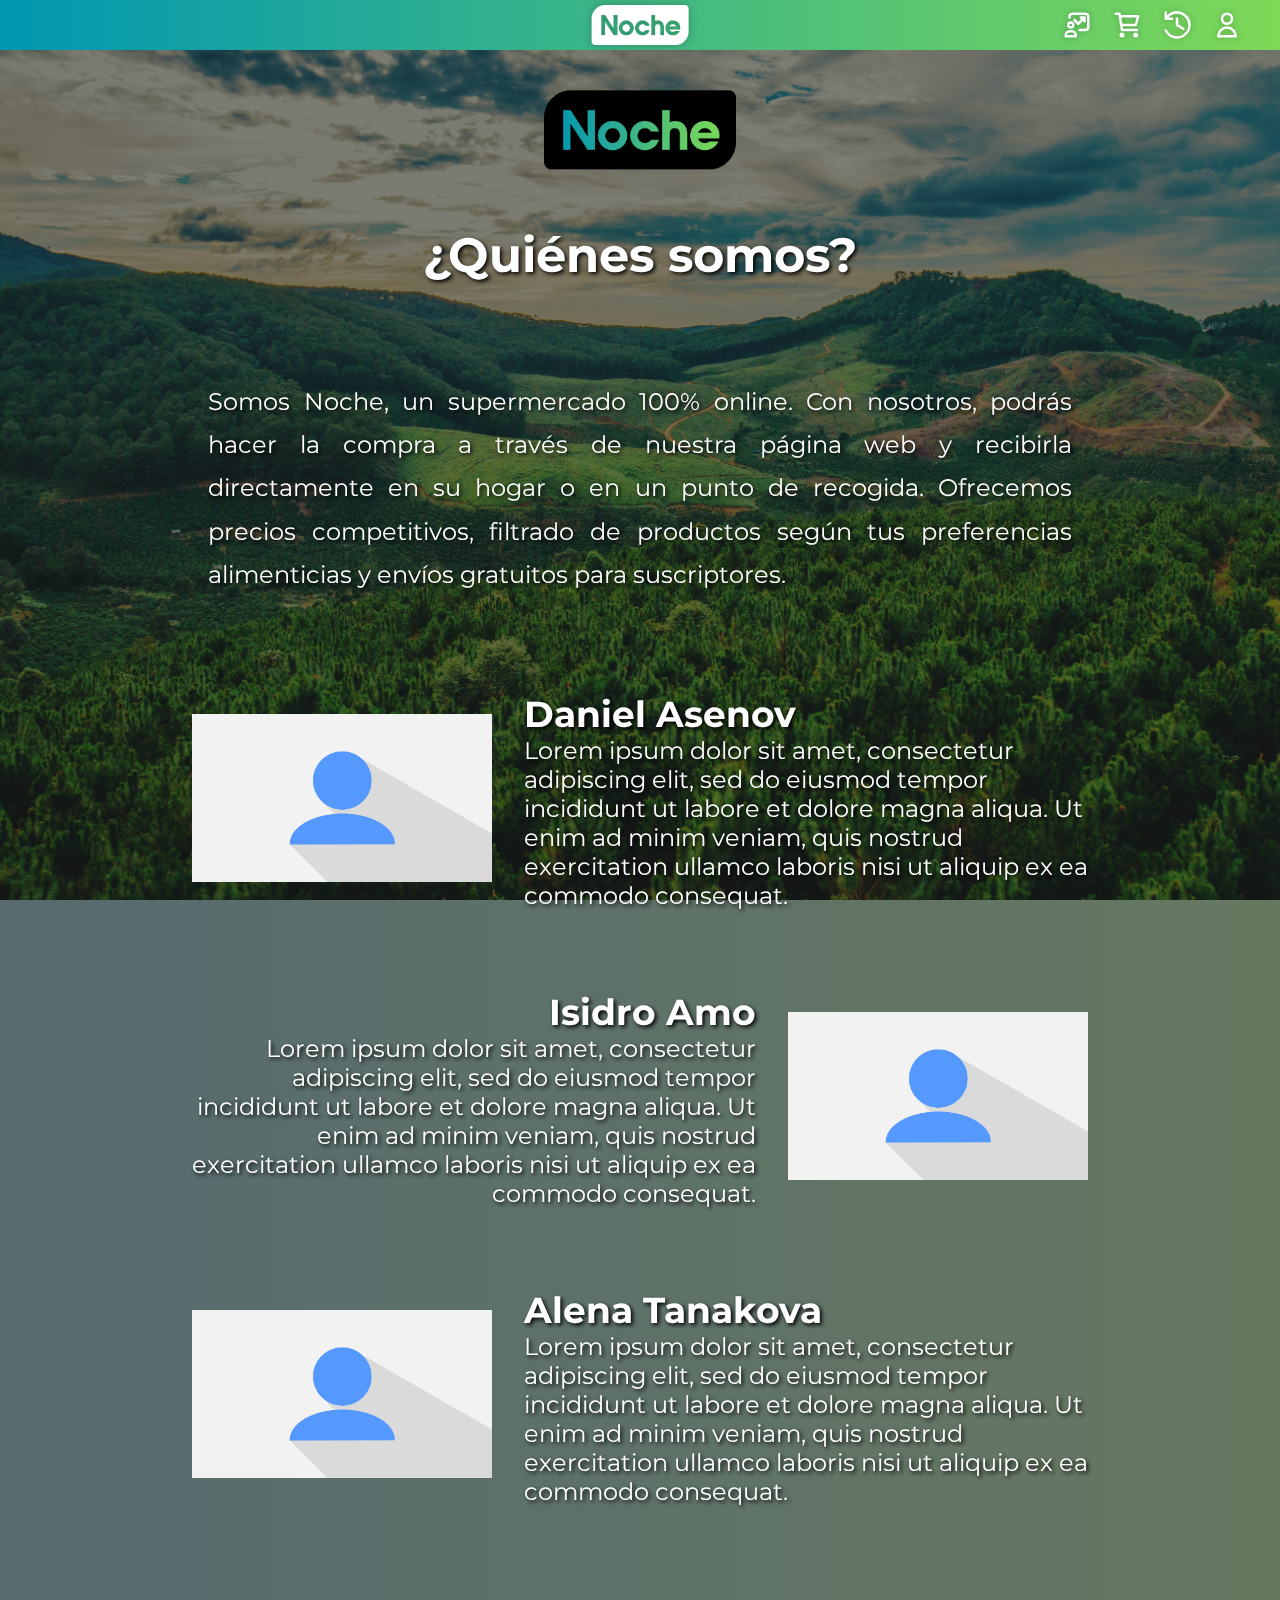
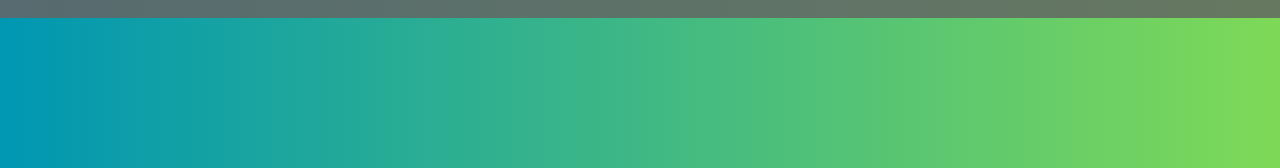
<file: paginas/conocenos.html>
<!DOCTYPE html>
<html lang="en">
<head>
    <meta charset="UTF-8">
    <meta name="viewport" content="width=device-width, initial-scale=1.0">
    <link rel="stylesheet" href="../css/global.css"/>
    <link rel="stylesheet" href="../css/index.css"/>
    <link rel="stylesheet" href="../css/conocenos.css"/>
    <script src="../js/headerAndFooter.js"></script>
    <title>Conócenos - Noche</title>
    <style>
    </style>
</head>
<body class="gradient">
    <header class="gradient">
        <div class="left"></div>
        <div class="center">
            <a href="../index.html">
                <img class="header-logo" src="../imagenes/Logos/TransparentOnWhite.png" alt="Noche" />
            </a>
        </div>
        <div class="right">
            <div class="icons">
                <a href="../index.html"> <!-- Panel de administrador -->
                    <svg width="800px" height="800px" viewBox="0 0 24 24" fill="none">
                        <path
                            d="M14 16H17.8C18.9201 16 19.4802 16 19.908 15.782C20.2843 15.5903 20.5903 15.2843 20.782 14.908C21 14.4802 21 13.9201 21 12.8V6.2C21 5.0799 21 4.51984 20.782 4.09202C20.5903 3.71569 20.2843 3.40973 19.908 3.21799C19.4802 3 18.9201 3 17.8 3H9.2C8.07989 3 7.51984 3 7.09202 3.21799C6.71569 3.40973 6.40973 3.71569 6.21799 4.09202C6.01338 4.49359 6.00082 5.01165 6.00005 6M18 6L13 11L10 8M18 6V9M18 6H15M9 12C9 13.1046 8.10457 14 7 14C5.89543 14 5 13.1046 5 12C5 10.8954 5.89543 10 7 10C8.10457 10 9 10.8954 9 12ZM7 17C7.92997 17 8.39496 17 8.77646 17.1022C9.81173 17.3796 10.6204 18.1883 10.8978 19.2235C11 19.605 11 20.07 11 21H3C3 20.07 3 19.605 3.10222 19.2235C3.37962 18.1883 4.18827 17.3796 5.22354 17.1022C5.60504 17 6.07003 17 7 17Z"
                            stroke="currentColor" stroke-width="2" stroke-linecap="round" stroke-linejoin="round" />
                    </svg>
                    <div class="icon-background"></div>
                </a>
                <a href="../index.html"> <!-- Carrito -->
                    <svg width="800px" height="800px" viewBox="0 0 24 24" fill="none">
                        <path
                            d="M6.29977 5H21L19 12H7.37671M20 16H8L6 3H3M9 20C9 20.5523 8.55228 21 8 21C7.44772 21 7 20.5523 7 20C7 19.4477 7.44772 19 8 19C8.55228 19 9 19.4477 9 20ZM20 20C20 20.5523 19.5523 21 19 21C18.4477 21 18 20.5523 18 20C18 19.4477 18.4477 19 19 19C19.5523 19 20 19.4477 20 20Z"
                            stroke="currentColor" stroke-width="2" stroke-linecap="round" stroke-linejoin="round" />
                    </svg>
                    <div class="icon-background"></div>
                </a>
                <a href="../paginas/compra_periodica.html"> <!-- Compras periódicas -->
                    <svg width="800px" height="800px" viewBox="0 0 48 48">
                        <g id="Layer_2" data-name="Layer 2">
                            <g id="invisible_box" data-name="invisible box">
                                <rect width="48" height="48" fill="none" />
                            </g>
                            <g id="icons_Q2" data-name="icons Q2">
                                <path
                                    d="M46,24A22,22,0,0,1,4.3,33.7a2,2,0,0,1,.5-2.6,2,2,0,0,1,3,.7A18,18,0,1,0,10.6,12h5.3A2.1,2.1,0,0,1,18,13.7,2,2,0,0,1,16,16H6a2,2,0,0,1-2-2V4.1A2.1,2.1,0,0,1,5.7,2,2,2,0,0,1,8,4V8.9A22,22,0,0,1,46,24Z"
                                    fill="currentColor" />
                                <path
                                    d="M34,32a1.7,1.7,0,0,1-1-.3L22,25.1V14a2,2,0,0,1,4,0v8.9l9,5.4a1.9,1.9,0,0,1,.7,2.7A1.9,1.9,0,0,1,34,32Z"
                                    fill="currentColor" />
                            </g>
                        </g>
                    </svg>
                    <div class="icon-background"></div>
                </a>
                <a href="./perfil.html"> <!-- Perfil -->
                    <svg width="800px" height="800px" viewBox="0 0 24 24" fill="none">
                        <g id="SVGRepo_bgCarrier" stroke-width="0" />
                        <g id="SVGRepo_tracerCarrier" stroke-linecap="round" stroke-linejoin="round" />
                        <g id="SVGRepo_iconCarrier">
                            <path
                                d="M16 7C16 9.20914 14.2091 11 12 11C9.79086 11 8 9.20914 8 7C8 4.79086 9.79086 3 12 3C14.2091 3 16 4.79086 16 7Z"
                                stroke="currentColor" stroke-width="2" stroke-linecap="round" stroke-linejoin="round" />
                            <path d="M12 14C8.13401 14 5 17.134 5 21H19C19 17.134 15.866 14 12 14Z"
                                stroke="currentColor" stroke-width="2" stroke-linecap="round" stroke-linejoin="round" />
                        </g>
                    </svg>
                    <div class="icon-background"></div>
                </a>
            </div>
            <div id="hamburger">
                <div class="icon">
                    <div class="bar"></div>
                    <div class="bar"></div>
                    <div class="bar"></div>
                </div>
                <div class="content">
                    <div class="close-header-hamburger">
                        <div id="close-hamburger-button">
                            <svg id="close-button" width="800px" height="800px" viewBox="0 0 24 24" fill="none">
                                <g clip-path="url(#clip0_429_11083)">
                                    <path d="M7 7.00006L17 17.0001M7 17.0001L17 7.00006" stroke="currentColor"
                                        stroke-width="2.5" stroke-linecap="round" stroke-linejoin="round" />
                                </g>
                                <defs>
                                    <clipPath id="clip0_429_11083">
                                        <rect width="24" height="24" fill="white" />
                                    </clipPath>
                                </defs>
                            </svg>
                        </div>
                    </div>
                    <a href="../index.html"> <!-- Admin -->
                        <svg width="800px" height="800px" viewBox="0 0 24 24" fill="none">
                            <path
                                d="M14 16H17.8C18.9201 16 19.4802 16 19.908 15.782C20.2843 15.5903 20.5903 15.2843 20.782 14.908C21 14.4802 21 13.9201 21 12.8V6.2C21 5.0799 21 4.51984 20.782 4.09202C20.5903 3.71569 20.2843 3.40973 19.908 3.21799C19.4802 3 18.9201 3 17.8 3H9.2C8.07989 3 7.51984 3 7.09202 3.21799C6.71569 3.40973 6.40973 3.71569 6.21799 4.09202C6.01338 4.49359 6.00082 5.01165 6.00005 6M18 6L13 11L10 8M18 6V9M18 6H15M9 12C9 13.1046 8.10457 14 7 14C5.89543 14 5 13.1046 5 12C5 10.8954 5.89543 10 7 10C8.10457 10 9 10.8954 9 12ZM7 17C7.92997 17 8.39496 17 8.77646 17.1022C9.81173 17.3796 10.6204 18.1883 10.8978 19.2235C11 19.605 11 20.07 11 21H3C3 20.07 3 19.605 3.10222 19.2235C3.37962 18.1883 4.18827 17.3796 5.22354 17.1022C5.60504 17 6.07003 17 7 17Z"
                                stroke="currentColor" stroke-width="2" stroke-linecap="round" stroke-linejoin="round" />
                        </svg>
                        <span>Administrador</span>
                    </a>
                    <hr>
                    <a href="../index.html"> <!-- Carrito -->
                        <svg width="800px" height="800px" viewBox="0 0 24 24" fill="none">
                            <path
                                d="M6.29977 5H21L19 12H7.37671M20 16H8L6 3H3M9 20C9 20.5523 8.55228 21 8 21C7.44772 21 7 20.5523 7 20C7 19.4477 7.44772 19 8 19C8.55228 19 9 19.4477 9 20ZM20 20C20 20.5523 19.5523 21 19 21C18.4477 21 18 20.5523 18 20C18 19.4477 18.4477 19 19 19C19.5523 19 20 19.4477 20 20Z"
                                stroke="currentColor" stroke-width="2" stroke-linecap="round" stroke-linejoin="round" />
                        </svg>
                        <span>Carrito</span>
                    </a>
                    <hr>
                    <a href="./compra_periodica.html"> <!-- Compras periódicas -->
                        <svg width="800px" height="800px" viewBox="0 0 48 48">
                            <g id="Layer_2" data-name="Layer 2">
                                <g id="invisible_box" data-name="invisible box">
                                    <rect width="48" height="48" fill="none" />
                                </g>
                                <g id="icons_Q2" data-name="icons Q2">
                                    <path
                                        d="M46,24A22,22,0,0,1,4.3,33.7a2,2,0,0,1,.5-2.6,2,2,0,0,1,3,.7A18,18,0,1,0,10.6,12h5.3A2.1,2.1,0,0,1,18,13.7,2,2,0,0,1,16,16H6a2,2,0,0,1-2-2V4.1A2.1,2.1,0,0,1,5.7,2,2,2,0,0,1,8,4V8.9A22,22,0,0,1,46,24Z"
                                        fill="currentColor" />
                                    <path
                                        d="M34,32a1.7,1.7,0,0,1-1-.3L22,25.1V14a2,2,0,0,1,4,0v8.9l9,5.4a1.9,1.9,0,0,1,.7,2.7A1.9,1.9,0,0,1,34,32Z"
                                        fill="currentColor" />
                                </g>
                            </g>
                        </svg>
                        <span>Configurar</span>
                    </a>
                    <hr>
                    <a href="./perfil.html"> <!-- Perfil -->
                        <svg width="800px" height="800px" viewBox="0 0 24 24" fill="none">
                            <g id="SVGRepo_bgCarrier" stroke-width="0" />
                            <g id="SVGRepo_tracerCarrier" stroke-linecap="round" stroke-linejoin="round" />
                            <g id="SVGRepo_iconCarrier">
                                <path
                                    d="M16 7C16 9.20914 14.2091 11 12 11C9.79086 11 8 9.20914 8 7C8 4.79086 9.79086 3 12 3C14.2091 3 16 4.79086 16 7Z"
                                    stroke="currentColor" stroke-width="2" stroke-linecap="round"
                                    stroke-linejoin="round" />
                                <path d="M12 14C8.13401 14 5 17.134 5 21H19C19 17.134 15.866 14 12 14Z"
                                    stroke="currentColor" stroke-width="2" stroke-linecap="round"
                                    stroke-linejoin="round" />
                            </g>
                        </svg>
                        <span>Perfil</span>
                    </a>
                </div>
                <div id="content-background" hidden></div>
            </div>
        </div>
    </header>
    <main>
        <section class="center-content logo">
            <img src="../imagenes/Logos/GradientOnBlack.png" alt="Logo de Noche" />
        </section>
        <h1 class="center-content">¿Quiénes somos?</h1>
        <section class="information">
           <section class="noche-info">
                <p>Somos Noche, un supermercado 100% online. 
                    Con nosotros, podrás hacer la compra a través de nuestra página web y recibirla directamente en su hogar o en un punto de recogida. 
                    Ofrecemos precios competitivos, filtrado de productos según tus preferencias alimenticias y envíos gratuitos para suscriptores. </p>
           </section>
           <section class="image-left">
                <div class="knowus-image">
                    <img src="../imagenes/knowus_imagen_prueba.png" alt="Nombre 1"/>
                </div>
                <div class="section-info">
                    <h2>Daniel Asenov</h2>
                    <p>Lorem ipsum dolor sit amet, consectetur adipiscing elit, sed do eiusmod tempor incididunt ut labore et dolore magna aliqua. 
                        Ut enim ad minim veniam, quis nostrud exercitation ullamco laboris nisi ut aliquip ex ea commodo consequat. </p>
                </div>
            </section>
            <section class="image-right">
                <div class="knowus-image">
                    <img src="../imagenes/knowus_imagen_prueba.png" alt="Nombre 2"/>
                </div>
                <div class="section-info">
                    <h2>Isidro Amo</h2>
                    <p>Lorem ipsum dolor sit amet, consectetur adipiscing elit, sed do eiusmod tempor incididunt ut labore et dolore magna aliqua. 
                        Ut enim ad minim veniam, quis nostrud exercitation ullamco laboris nisi ut aliquip ex ea commodo consequat. </p>
                </div>
            </section>
            <section class="image-left">
                <div class="knowus-image">
                    <img src="../imagenes/knowus_imagen_prueba.png" alt="Nombre 3"/>
                </div>
                <div class="section-info">
                        <h2>Alena Tanakova</h2>
                    <p>Lorem ipsum dolor sit amet, consectetur adipiscing elit, sed do eiusmod tempor incididunt ut labore et dolore magna aliqua. 
                        Ut enim ad minim veniam, quis nostrud exercitation ullamco laboris nisi ut aliquip ex ea commodo consequat. </p>
                </div>
            </section> 
        </section> 
    </main>
    <footer class="gradient">
        <div class="left"></div>
        <div class="center">
            <!--img class="footer-logo" src="./Images/Logos/TransparentOnWhite.png" alt="Noche"/-->
        </div>
        <div class="right"></div>
    </footer>
</body>
</html>
</file>
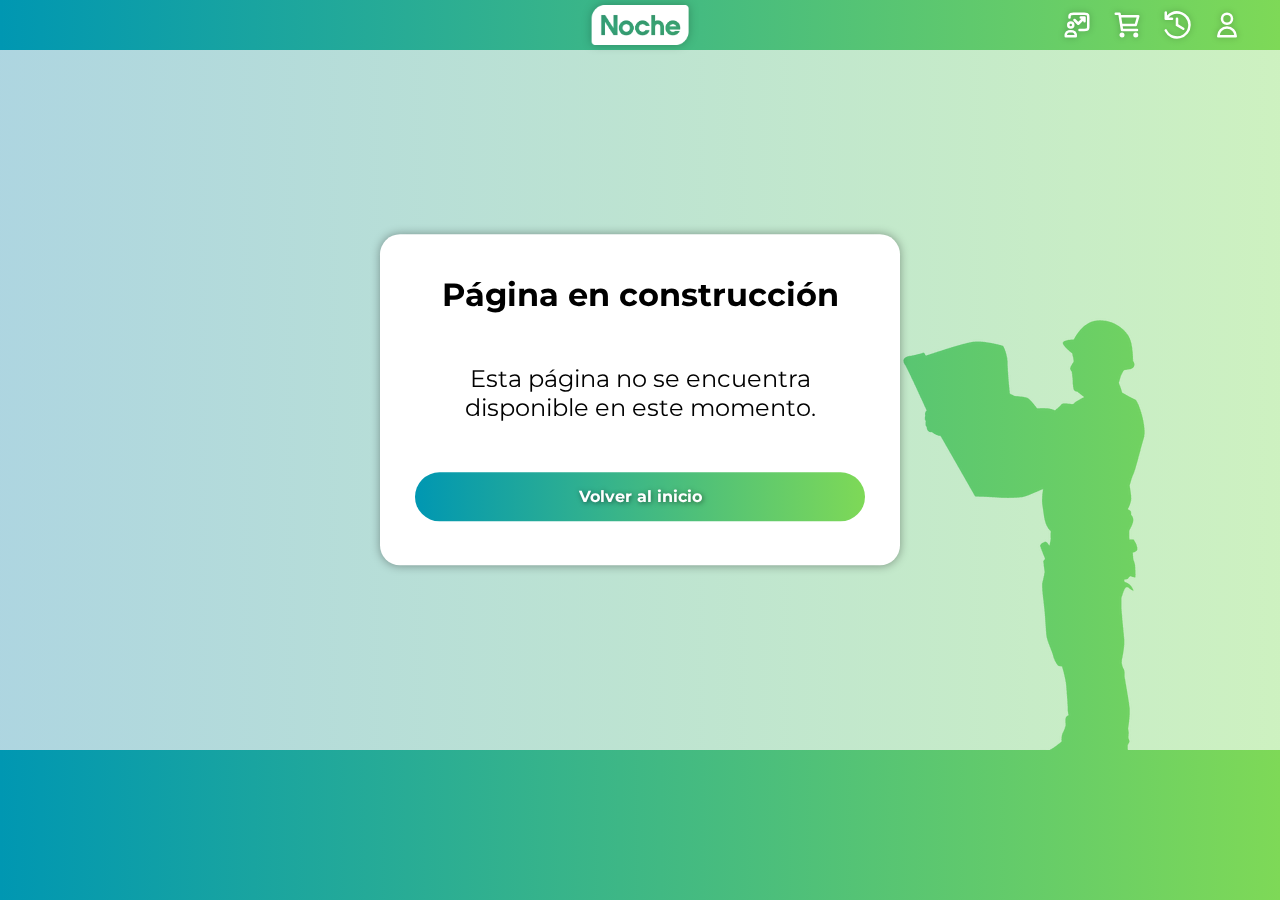
<file: paginas/en_construccion.html>
<!DOCTYPE html>
<html lang="en">

<head>
    <meta charset="UTF-8">
    <meta name="viewport" content="width=device-width, initial-scale=1.0">
    <link rel="stylesheet" href="../css/global.css" />
    <link rel="stylesheet" href="../css/en_construccion.css" />
    <title>En Construcción - Noche</title>
</head>

<body class="gradient">
    <header class="gradient">
        <div class="left"></div>
        <div class="center">
            <a href="../index.html">
                <img class="header-logo" src="../imagenes/Logos/TransparentOnWhite.png" alt="Noche" />
            </a>
        </div>
        <div class="right">
            <div class="icons">
                <a href="./en_construccion.html"> <!-- Panel de administrador -->
                    <svg width="800px" height="800px" viewBox="0 0 24 24" fill="none">
                        <path
                            d="M14 16H17.8C18.9201 16 19.4802 16 19.908 15.782C20.2843 15.5903 20.5903 15.2843 20.782 14.908C21 14.4802 21 13.9201 21 12.8V6.2C21 5.0799 21 4.51984 20.782 4.09202C20.5903 3.71569 20.2843 3.40973 19.908 3.21799C19.4802 3 18.9201 3 17.8 3H9.2C8.07989 3 7.51984 3 7.09202 3.21799C6.71569 3.40973 6.40973 3.71569 6.21799 4.09202C6.01338 4.49359 6.00082 5.01165 6.00005 6M18 6L13 11L10 8M18 6V9M18 6H15M9 12C9 13.1046 8.10457 14 7 14C5.89543 14 5 13.1046 5 12C5 10.8954 5.89543 10 7 10C8.10457 10 9 10.8954 9 12ZM7 17C7.92997 17 8.39496 17 8.77646 17.1022C9.81173 17.3796 10.6204 18.1883 10.8978 19.2235C11 19.605 11 20.07 11 21H3C3 20.07 3 19.605 3.10222 19.2235C3.37962 18.1883 4.18827 17.3796 5.22354 17.1022C5.60504 17 6.07003 17 7 17Z"
                            stroke="currentColor" stroke-width="2" stroke-linecap="round" stroke-linejoin="round" />
                    </svg>
                    <div class="icon-background"></div>
                </a>
                <a href="./en_construccion.html"> <!-- Carrito -->
                    <svg width="800px" height="800px" viewBox="0 0 24 24" fill="none">
                        <path
                            d="M6.29977 5H21L19 12H7.37671M20 16H8L6 3H3M9 20C9 20.5523 8.55228 21 8 21C7.44772 21 7 20.5523 7 20C7 19.4477 7.44772 19 8 19C8.55228 19 9 19.4477 9 20ZM20 20C20 20.5523 19.5523 21 19 21C18.4477 21 18 20.5523 18 20C18 19.4477 18.4477 19 19 19C19.5523 19 20 19.4477 20 20Z"
                            stroke="currentColor" stroke-width="2" stroke-linecap="round" stroke-linejoin="round" />
                    </svg>
                    <div class="icon-background"></div>
                </a>
                <a href="./compra_periodica.html"> <!-- Compras periódicas -->
                    <svg width="800px" height="800px" viewBox="0 0 48 48">
                        <g id="Layer_2" data-name="Layer 2">
                            <g id="invisible_box" data-name="invisible box">
                                <rect width="48" height="48" fill="none" />
                            </g>
                            <g id="icons_Q2" data-name="icons Q2">
                                <path
                                    d="M46,24A22,22,0,0,1,4.3,33.7a2,2,0,0,1,.5-2.6,2,2,0,0,1,3,.7A18,18,0,1,0,10.6,12h5.3A2.1,2.1,0,0,1,18,13.7,2,2,0,0,1,16,16H6a2,2,0,0,1-2-2V4.1A2.1,2.1,0,0,1,5.7,2,2,2,0,0,1,8,4V8.9A22,22,0,0,1,46,24Z"
                                    fill="currentColor" />
                                <path
                                    d="M34,32a1.7,1.7,0,0,1-1-.3L22,25.1V14a2,2,0,0,1,4,0v8.9l9,5.4a1.9,1.9,0,0,1,.7,2.7A1.9,1.9,0,0,1,34,32Z"
                                    fill="currentColor" />
                            </g>
                        </g>
                    </svg>
                    <div class="icon-background"></div>
                </a>
                <a href="./perfil.html"> <!-- Perfil -->
                    <svg width="800px" height="800px" viewBox="0 0 24 24" fill="none">
                        <g id="SVGRepo_bgCarrier" stroke-width="0" />
                        <g id="SVGRepo_tracerCarrier" stroke-linecap="round" stroke-linejoin="round" />
                        <g id="SVGRepo_iconCarrier">
                            <path
                                d="M16 7C16 9.20914 14.2091 11 12 11C9.79086 11 8 9.20914 8 7C8 4.79086 9.79086 3 12 3C14.2091 3 16 4.79086 16 7Z"
                                stroke="currentColor" stroke-width="2" stroke-linecap="round" stroke-linejoin="round" />
                            <path d="M12 14C8.13401 14 5 17.134 5 21H19C19 17.134 15.866 14 12 14Z"
                                stroke="currentColor" stroke-width="2" stroke-linecap="round" stroke-linejoin="round" />
                        </g>
                    </svg>
                    <div class="icon-background"></div>
                </a>
            </div>
            <div id="hamburger">
                <div class="icon">
                    <div class="bar"></div>
                    <div class="bar"></div>
                    <div class="bar"></div>
                </div>
                <div class="content">
                    <div class="close-header-hamburger">
                        <div id="close-hamburger-button"> <!-- Close SVG -->
                            <svg id="close-button" width="800px" height="800px" viewBox="0 0 24 24" fill="none">
                                <g clip-path="url(#clip0_429_11083)">
                                    <path d="M7 7.00006L17 17.0001M7 17.0001L17 7.00006" stroke="currentColor"
                                        stroke-width="2.5" stroke-linecap="round" stroke-linejoin="round" />
                                </g>
                                <defs>
                                    <clipPath id="clip0_429_11083">
                                        <rect width="24" height="24" fill="white" />
                                    </clipPath>
                                </defs>
                            </svg>
                        </div>
                    </div>
                    <a href="./en_construccion.html"> <!-- Admin -->
                        <svg width="800px" height="800px" viewBox="0 0 24 24" fill="none">
                            <path
                                d="M14 16H17.8C18.9201 16 19.4802 16 19.908 15.782C20.2843 15.5903 20.5903 15.2843 20.782 14.908C21 14.4802 21 13.9201 21 12.8V6.2C21 5.0799 21 4.51984 20.782 4.09202C20.5903 3.71569 20.2843 3.40973 19.908 3.21799C19.4802 3 18.9201 3 17.8 3H9.2C8.07989 3 7.51984 3 7.09202 3.21799C6.71569 3.40973 6.40973 3.71569 6.21799 4.09202C6.01338 4.49359 6.00082 5.01165 6.00005 6M18 6L13 11L10 8M18 6V9M18 6H15M9 12C9 13.1046 8.10457 14 7 14C5.89543 14 5 13.1046 5 12C5 10.8954 5.89543 10 7 10C8.10457 10 9 10.8954 9 12ZM7 17C7.92997 17 8.39496 17 8.77646 17.1022C9.81173 17.3796 10.6204 18.1883 10.8978 19.2235C11 19.605 11 20.07 11 21H3C3 20.07 3 19.605 3.10222 19.2235C3.37962 18.1883 4.18827 17.3796 5.22354 17.1022C5.60504 17 6.07003 17 7 17Z"
                                stroke="currentColor" stroke-width="2" stroke-linecap="round" stroke-linejoin="round" />
                        </svg>
                        <span>Administrador</span>
                    </a>
                    <hr>
                    <a href="./en_construccion.html"> <!-- Carrito -->
                        <svg width="800px" height="800px" viewBox="0 0 24 24" fill="none">
                            <path
                                d="M6.29977 5H21L19 12H7.37671M20 16H8L6 3H3M9 20C9 20.5523 8.55228 21 8 21C7.44772 21 7 20.5523 7 20C7 19.4477 7.44772 19 8 19C8.55228 19 9 19.4477 9 20ZM20 20C20 20.5523 19.5523 21 19 21C18.4477 21 18 20.5523 18 20C18 19.4477 18.4477 19 19 19C19.5523 19 20 19.4477 20 20Z"
                                stroke="currentColor" stroke-width="2" stroke-linecap="round" stroke-linejoin="round" />
                        </svg>
                        <span>Carrito</span>
                    </a>
                    <hr>
                    <a href="./compra_periodica.html"> <!-- Compras periódicas -->
                        <svg width="800px" height="800px" viewBox="0 0 48 48">
                            <g id="Layer_2" data-name="Layer 2">
                                <g id="invisible_box" data-name="invisible box">
                                    <rect width="48" height="48" fill="none" />
                                </g>
                                <g id="icons_Q2" data-name="icons Q2">
                                    <path
                                        d="M46,24A22,22,0,0,1,4.3,33.7a2,2,0,0,1,.5-2.6,2,2,0,0,1,3,.7A18,18,0,1,0,10.6,12h5.3A2.1,2.1,0,0,1,18,13.7,2,2,0,0,1,16,16H6a2,2,0,0,1-2-2V4.1A2.1,2.1,0,0,1,5.7,2,2,2,0,0,1,8,4V8.9A22,22,0,0,1,46,24Z"
                                        fill="currentColor" />
                                    <path
                                        d="M34,32a1.7,1.7,0,0,1-1-.3L22,25.1V14a2,2,0,0,1,4,0v8.9l9,5.4a1.9,1.9,0,0,1,.7,2.7A1.9,1.9,0,0,1,34,32Z"
                                        fill="currentColor" />
                                </g>
                            </g>
                        </svg>
                        <span>Configurar</span>
                    </a>
                    <hr>
                    <a href="./perfil.html"> <!-- Perfil -->
                        <svg width="800px" height="800px" viewBox="0 0 24 24" fill="none">
                            <g id="SVGRepo_bgCarrier" stroke-width="0" />
                            <g id="SVGRepo_tracerCarrier" stroke-linecap="round" stroke-linejoin="round" />
                            <g id="SVGRepo_iconCarrier">
                                <path
                                    d="M16 7C16 9.20914 14.2091 11 12 11C9.79086 11 8 9.20914 8 7C8 4.79086 9.79086 3 12 3C14.2091 3 16 4.79086 16 7Z"
                                    stroke="currentColor" stroke-width="2" stroke-linecap="round"
                                    stroke-linejoin="round" />
                                <path d="M12 14C8.13401 14 5 17.134 5 21H19C19 17.134 15.866 14 12 14Z"
                                    stroke="currentColor" stroke-width="2" stroke-linecap="round"
                                    stroke-linejoin="round" />
                            </g>
                        </svg>
                        <span>Perfil</span>
                    </a>
                </div>
                <div id="content-background" hidden></div>
            </div>
        </div>
    </header>
    <main class="center-content">
        <div class="worker"></div>
        <section>
            <div class="card">
                <h1>Página en construcción</h1>
                <p>Esta página no se encuentra disponible en este momento.</p>
                <p>
                    <a class="button button-gradient" href="../index.html">Volver al inicio</a>
                </p>
            </div>
        </section>
    </main>
    <footer class="gradient">
        <div class="left"></div>
        <div class="center">
            <!--img class="footer-logo" src="./imagenes/Logos/TransparentOnWhite.png" alt="Noche"/-->
        </div>
        <div class="right"></div>
    </footer>
</body>

</html>
</file>
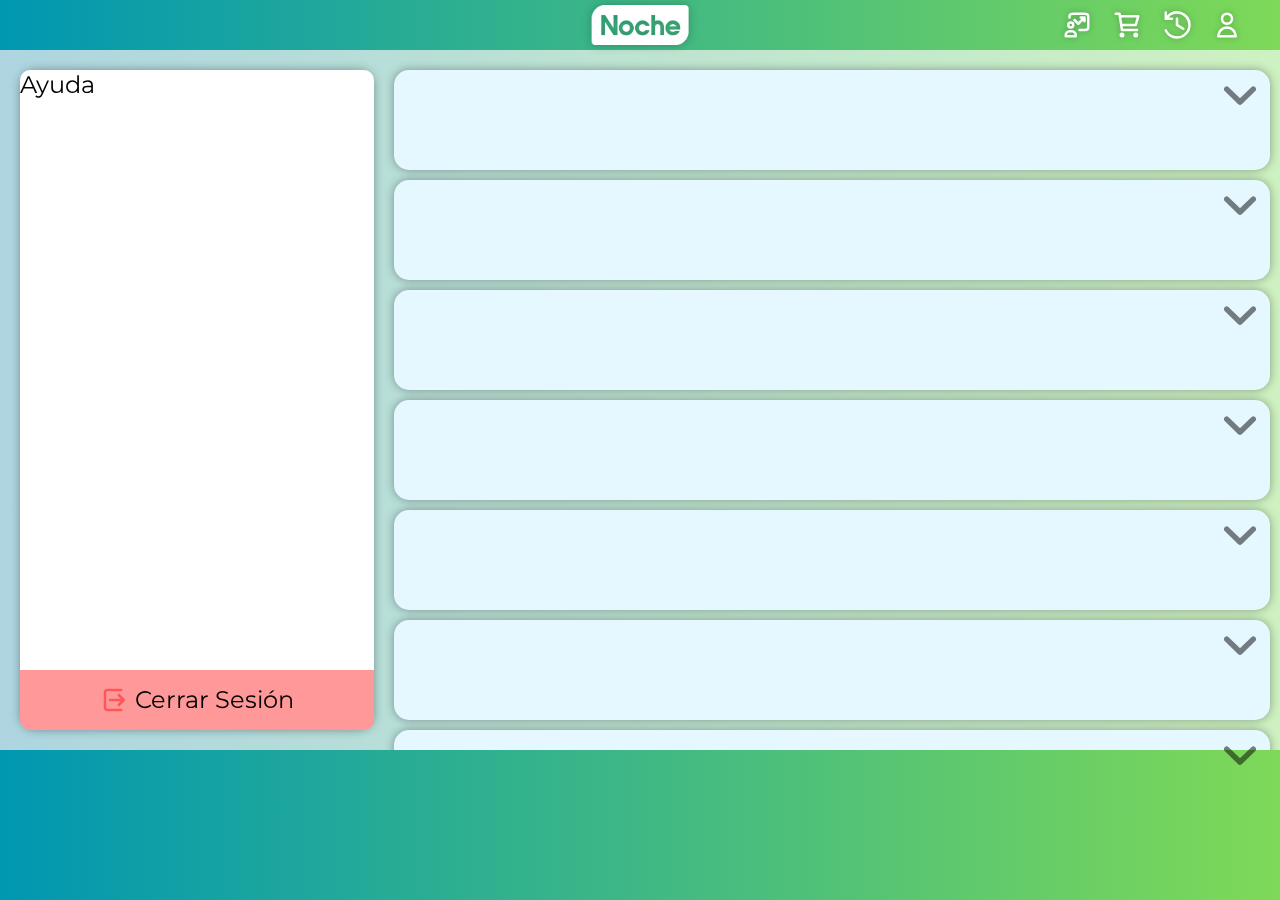
<file: paginas/perfil.html>
<!DOCTYPE html>
<html lang="en">
<head>
    <meta charset="UTF-8">
    <meta name="viewport" content="width=device-width, initial-scale=1.0">
    <link rel="stylesheet" href="../css/global.css">
    <link rel="stylesheet" href="../css/perfil.css">
    <script src="../js/headerAndFooter.js"></script>
    <script src="../js/dropdowns.js"></script>
    <title>Compras Periódicas - Noche</title>
</head>


<body class="gradient">
    <header class="gradient">
        <div class="left"></div>
        <div class="center">
            <a href="../index.html">
                <img class="header-logo" src="../imagenes/Logos/TransparentOnWhite.png" alt="Noche" />
            </a>
        </div>
        <div class="right">
            <div class="icons">
                <a href="../index.html"> <!-- Panel de administrador -->
                    <svg width="800px" height="800px" viewBox="0 0 24 24" fill="none">
                        <path
                            d="M14 16H17.8C18.9201 16 19.4802 16 19.908 15.782C20.2843 15.5903 20.5903 15.2843 20.782 14.908C21 14.4802 21 13.9201 21 12.8V6.2C21 5.0799 21 4.51984 20.782 4.09202C20.5903 3.71569 20.2843 3.40973 19.908 3.21799C19.4802 3 18.9201 3 17.8 3H9.2C8.07989 3 7.51984 3 7.09202 3.21799C6.71569 3.40973 6.40973 3.71569 6.21799 4.09202C6.01338 4.49359 6.00082 5.01165 6.00005 6M18 6L13 11L10 8M18 6V9M18 6H15M9 12C9 13.1046 8.10457 14 7 14C5.89543 14 5 13.1046 5 12C5 10.8954 5.89543 10 7 10C8.10457 10 9 10.8954 9 12ZM7 17C7.92997 17 8.39496 17 8.77646 17.1022C9.81173 17.3796 10.6204 18.1883 10.8978 19.2235C11 19.605 11 20.07 11 21H3C3 20.07 3 19.605 3.10222 19.2235C3.37962 18.1883 4.18827 17.3796 5.22354 17.1022C5.60504 17 6.07003 17 7 17Z"
                            stroke="currentColor" stroke-width="2" stroke-linecap="round" stroke-linejoin="round" />
                    </svg>
                    <div class="icon-background"></div>
                </a>
                <a href="../index.html"> <!-- Carrito -->
                    <svg width="800px" height="800px" viewBox="0 0 24 24" fill="none">
                        <path
                            d="M6.29977 5H21L19 12H7.37671M20 16H8L6 3H3M9 20C9 20.5523 8.55228 21 8 21C7.44772 21 7 20.5523 7 20C7 19.4477 7.44772 19 8 19C8.55228 19 9 19.4477 9 20ZM20 20C20 20.5523 19.5523 21 19 21C18.4477 21 18 20.5523 18 20C18 19.4477 18.4477 19 19 19C19.5523 19 20 19.4477 20 20Z"
                            stroke="currentColor" stroke-width="2" stroke-linecap="round" stroke-linejoin="round" />
                    </svg>
                    <div class="icon-background"></div>
                </a>
                <a href="../paginas/compra_periodica.html"> <!-- Compras periódicas -->
                    <svg width="800px" height="800px" viewBox="0 0 48 48">
                        <g id="Layer_2" data-name="Layer 2">
                            <g id="invisible_box" data-name="invisible box">
                                <rect width="48" height="48" fill="none" />
                            </g>
                            <g id="icons_Q2" data-name="icons Q2">
                                <path
                                    d="M46,24A22,22,0,0,1,4.3,33.7a2,2,0,0,1,.5-2.6,2,2,0,0,1,3,.7A18,18,0,1,0,10.6,12h5.3A2.1,2.1,0,0,1,18,13.7,2,2,0,0,1,16,16H6a2,2,0,0,1-2-2V4.1A2.1,2.1,0,0,1,5.7,2,2,2,0,0,1,8,4V8.9A22,22,0,0,1,46,24Z"
                                    fill="currentColor" />
                                <path
                                    d="M34,32a1.7,1.7,0,0,1-1-.3L22,25.1V14a2,2,0,0,1,4,0v8.9l9,5.4a1.9,1.9,0,0,1,.7,2.7A1.9,1.9,0,0,1,34,32Z"
                                    fill="currentColor" />
                            </g>
                        </g>
                    </svg>
                    <div class="icon-background"></div>
                </a>
                <a href="./perfil.html"> <!-- Perfil -->
                    <svg width="800px" height="800px" viewBox="0 0 24 24" fill="none">
                        <g id="SVGRepo_bgCarrier" stroke-width="0" />
                        <g id="SVGRepo_tracerCarrier" stroke-linecap="round" stroke-linejoin="round" />
                        <g id="SVGRepo_iconCarrier">
                            <path
                                d="M16 7C16 9.20914 14.2091 11 12 11C9.79086 11 8 9.20914 8 7C8 4.79086 9.79086 3 12 3C14.2091 3 16 4.79086 16 7Z"
                                stroke="currentColor" stroke-width="2" stroke-linecap="round" stroke-linejoin="round" />
                            <path d="M12 14C8.13401 14 5 17.134 5 21H19C19 17.134 15.866 14 12 14Z"
                                stroke="currentColor" stroke-width="2" stroke-linecap="round" stroke-linejoin="round" />
                        </g>
                    </svg>
                    <div class="icon-background"></div>
                </a>
            </div>
            <div id="hamburger">
                <div class="icon">
                    <div class="bar"></div>
                    <div class="bar"></div>
                    <div class="bar"></div>
                </div>
                <div class="content">
                    <div class="close-header-hamburger">
                        <div id="close-hamburger-button">
                            <svg id="close-button" width="800px" height="800px" viewBox="0 0 24 24" fill="none">
                                <g clip-path="url(#clip0_429_11083)">
                                    <path d="M7 7.00006L17 17.0001M7 17.0001L17 7.00006" stroke="currentColor" stroke-width="2.5" stroke-linecap="round" stroke-linejoin="round" />
                                </g>
                                <defs>
                                    <clipPath id="clip0_429_11083">
                                        <rect width="24" height="24" fill="white" />
                                    </clipPath>
                                </defs>
                            </svg>
                        </div>
                    </div>
                    <a href="../index.html"> <!-- Admin -->
                        <svg width="800px" height="800px" viewBox="0 0 24 24" fill="none">
                            <path
                                d="M14 16H17.8C18.9201 16 19.4802 16 19.908 15.782C20.2843 15.5903 20.5903 15.2843 20.782 14.908C21 14.4802 21 13.9201 21 12.8V6.2C21 5.0799 21 4.51984 20.782 4.09202C20.5903 3.71569 20.2843 3.40973 19.908 3.21799C19.4802 3 18.9201 3 17.8 3H9.2C8.07989 3 7.51984 3 7.09202 3.21799C6.71569 3.40973 6.40973 3.71569 6.21799 4.09202C6.01338 4.49359 6.00082 5.01165 6.00005 6M18 6L13 11L10 8M18 6V9M18 6H15M9 12C9 13.1046 8.10457 14 7 14C5.89543 14 5 13.1046 5 12C5 10.8954 5.89543 10 7 10C8.10457 10 9 10.8954 9 12ZM7 17C7.92997 17 8.39496 17 8.77646 17.1022C9.81173 17.3796 10.6204 18.1883 10.8978 19.2235C11 19.605 11 20.07 11 21H3C3 20.07 3 19.605 3.10222 19.2235C3.37962 18.1883 4.18827 17.3796 5.22354 17.1022C5.60504 17 6.07003 17 7 17Z"
                                stroke="currentColor" stroke-width="2" stroke-linecap="round" stroke-linejoin="round" />
                        </svg>
                        <span>Administrador</span>
                    </a>
                    <hr>
                    <a href="../index.html"> <!-- Carrito -->
                        <svg width="800px" height="800px" viewBox="0 0 24 24" fill="none">
                            <path
                                d="M6.29977 5H21L19 12H7.37671M20 16H8L6 3H3M9 20C9 20.5523 8.55228 21 8 21C7.44772 21 7 20.5523 7 20C7 19.4477 7.44772 19 8 19C8.55228 19 9 19.4477 9 20ZM20 20C20 20.5523 19.5523 21 19 21C18.4477 21 18 20.5523 18 20C18 19.4477 18.4477 19 19 19C19.5523 19 20 19.4477 20 20Z"
                                stroke="currentColor" stroke-width="2" stroke-linecap="round" stroke-linejoin="round" />
                        </svg>
                        <span>Carrito</span>
                    </a>
                    <hr>
                    <a href="./compra_periodica.html"> <!-- Compras periódicas -->
                        <svg width="800px" height="800px" viewBox="0 0 48 48">
                            <g id="Layer_2" data-name="Layer 2">
                                <g id="invisible_box" data-name="invisible box">
                                    <rect width="48" height="48" fill="none" />
                                </g>
                                <g id="icons_Q2" data-name="icons Q2">
                                    <path
                                        d="M46,24A22,22,0,0,1,4.3,33.7a2,2,0,0,1,.5-2.6,2,2,0,0,1,3,.7A18,18,0,1,0,10.6,12h5.3A2.1,2.1,0,0,1,18,13.7,2,2,0,0,1,16,16H6a2,2,0,0,1-2-2V4.1A2.1,2.1,0,0,1,5.7,2,2,2,0,0,1,8,4V8.9A22,22,0,0,1,46,24Z"
                                        fill="currentColor" />
                                    <path
                                        d="M34,32a1.7,1.7,0,0,1-1-.3L22,25.1V14a2,2,0,0,1,4,0v8.9l9,5.4a1.9,1.9,0,0,1,.7,2.7A1.9,1.9,0,0,1,34,32Z"
                                        fill="currentColor" />
                                </g>
                            </g>
                        </svg>
                        <span>Configurar</span>
                    </a>
                    <hr>
                    <a href="./perfil.html"> <!-- Perfil -->
                        <svg width="800px" height="800px" viewBox="0 0 24 24" fill="none">
                            <g id="SVGRepo_bgCarrier" stroke-width="0" />
                            <g id="SVGRepo_tracerCarrier" stroke-linecap="round" stroke-linejoin="round" />
                            <g id="SVGRepo_iconCarrier">
                                <path
                                    d="M16 7C16 9.20914 14.2091 11 12 11C9.79086 11 8 9.20914 8 7C8 4.79086 9.79086 3 12 3C14.2091 3 16 4.79086 16 7Z"
                                    stroke="currentColor" stroke-width="2" stroke-linecap="round"
                                    stroke-linejoin="round" />
                                <path d="M12 14C8.13401 14 5 17.134 5 21H19C19 17.134 15.866 14 12 14Z"
                                    stroke="currentColor" stroke-width="2" stroke-linecap="round"
                                    stroke-linejoin="round" />
                            </g>
                        </svg>
                        <span>Perfil</span>
                    </a>
                </div>
                <div id="content-background" hidden></div>
            </div>
        </div>
    </header>
    <main>
        <section class="profile-info">
            <div class="compound-card profile-info-container">
                <div class="compound-card-top user-info">
                    <div>Ayuda</div>
                </div>
                <a class="compound-card-bottom log-out" href="../index.html">
                    <div class="log-out-content">
                        <svg class="icon" width="800px" height="800px" viewBox="0 0 24 24" fill="none">
                            <path fill-rule="evenodd" clip-rule="evenodd" d="M6 3C4.34315 3 3 4.34315 3 6V18C3 19.6569 4.34315 21 6 21H17C17.5523 21 18 20.5523 18 20C18 19.4477 17.5523 19 17 19H6C5.44772 19 5 18.5523 5 18V6C5 5.44772 5.44772 5 6 5H17C17.5523 5 18 4.55228 18 4C18 3.44772 17.5523 3 17 3H6ZM15.7071 7.29289C15.3166 6.90237 14.6834 6.90237 14.2929 7.29289C13.9024 7.68342 13.9024 8.31658 14.2929 8.70711L16.5858 11H8C7.44772 11 7 11.4477 7 12C7 12.5523 7.44772 13 8 13H16.5858L14.2929 15.2929C13.9024 15.6834 13.9024 16.3166 14.2929 16.7071C14.6834 17.0976 15.3166 17.0976 15.7071 16.7071L19.7071 12.7071C20.0976 12.3166 20.0976 11.6834 19.7071 11.2929L15.7071 7.29289Z" fill="currentColor"/>
                        </svg>
                        <span>Cerrar Sesión</span>
                    </div>
                </a>
            </div>
        </section>
        <section id="dropdown-container" arrow-path="../SVG/arrow_down.svg">
            <div class="dropdown" arrow-size="40px" width="100%" collapsed-height="100px">
                
            </div>
            <div class="dropdown" arrow-size="40px" width="100%" collapsed-height="100px">
                
            </div>
            <div class="dropdown" arrow-size="40px" width="100%" collapsed-height="100px">
                
            </div>
            <div class="dropdown" arrow-size="40px" width="100%" collapsed-height="100px">
                
            </div>
            <div class="dropdown" arrow-size="40px" width="100%" collapsed-height="100px">
                
            </div>
            <div class="dropdown" arrow-size="40px" width="100%" collapsed-height="100px">
                
            </div>
            <div class="dropdown" arrow-size="40px" width="100%" collapsed-height="100px">
                
            </div>
        </section>
    </main>
    <footer class="gradient">
        <div class="left"></div>
        <div class="center">
            <!--img class="footer-logo" src="./imagenes/Logos/TransparentOnWhite.png" alt="Noche"/-->
        </div>
        <div class="right"></div>
    </footer>
</body>

</html>
</file>
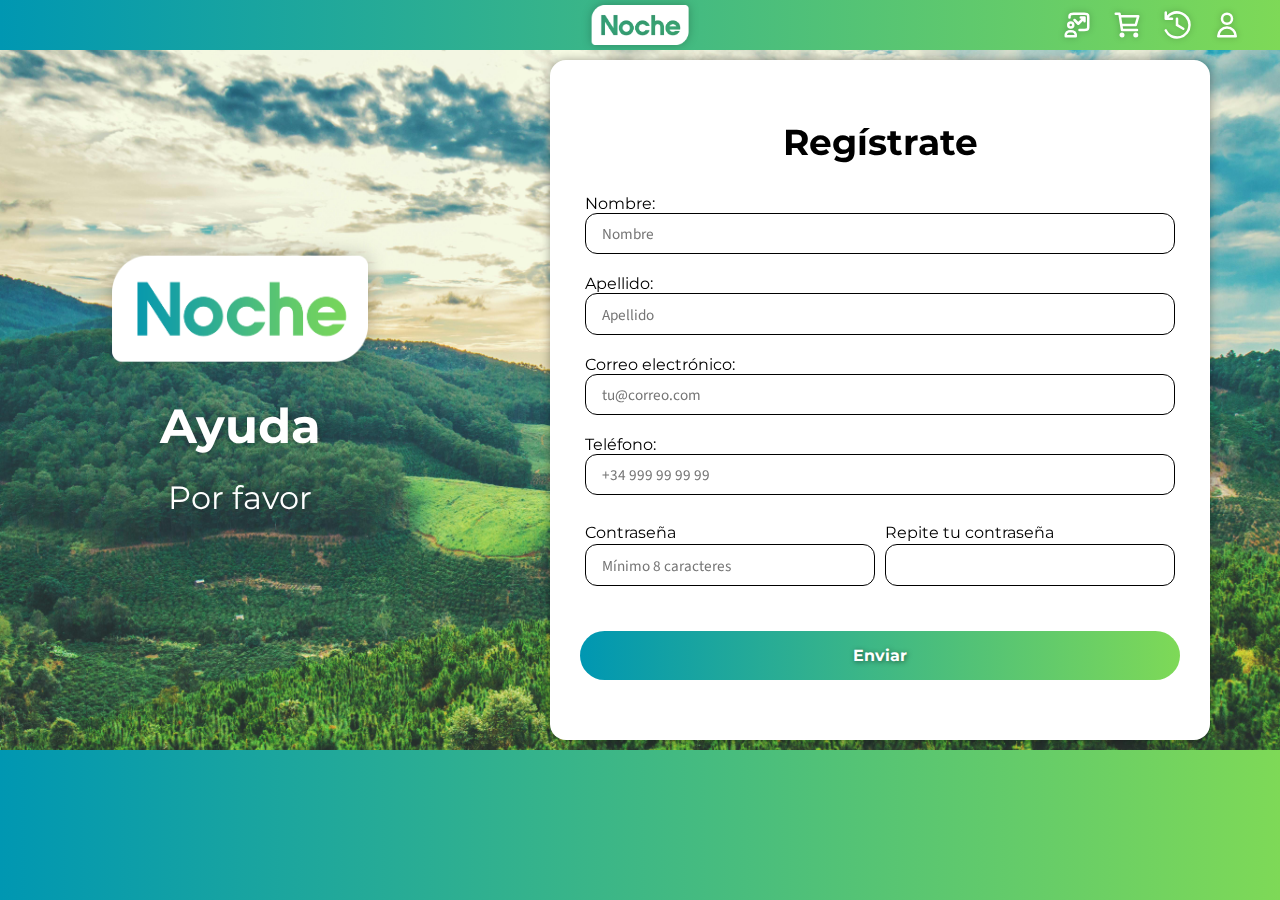
<file: paginas/registrarse.html>
<!DOCTYPE html>
<html lang="es">

<head>
    <meta charset="UTF-8">
    <meta name="viewport" content="width=device-width, initial-scale=1.0">
    <title>Registrarse</title>
    <link rel="stylesheet" href="../css/global.css" />
    <link rel="stylesheet" href="../css/registrarse.css" />
</head>

<body>
    <header class="gradient">
        <div class="left"></div>
        <div class="center">
            <a href=".">
                <img class="header-logo" src="../imagenes/Logos/TransparentOnWhite.png" alt="Noche" />
            </a>
        </div>
        <div class="right">
            <div class="icons">
                <a href="."> <!-- Panel de administrador -->
                    <svg width="800px" height="800px" viewBox="0 0 24 24" fill="none">
                        <path
                            d="M14 16H17.8C18.9201 16 19.4802 16 19.908 15.782C20.2843 15.5903 20.5903 15.2843 20.782 14.908C21 14.4802 21 13.9201 21 12.8V6.2C21 5.0799 21 4.51984 20.782 4.09202C20.5903 3.71569 20.2843 3.40973 19.908 3.21799C19.4802 3 18.9201 3 17.8 3H9.2C8.07989 3 7.51984 3 7.09202 3.21799C6.71569 3.40973 6.40973 3.71569 6.21799 4.09202C6.01338 4.49359 6.00082 5.01165 6.00005 6M18 6L13 11L10 8M18 6V9M18 6H15M9 12C9 13.1046 8.10457 14 7 14C5.89543 14 5 13.1046 5 12C5 10.8954 5.89543 10 7 10C8.10457 10 9 10.8954 9 12ZM7 17C7.92997 17 8.39496 17 8.77646 17.1022C9.81173 17.3796 10.6204 18.1883 10.8978 19.2235C11 19.605 11 20.07 11 21H3C3 20.07 3 19.605 3.10222 19.2235C3.37962 18.1883 4.18827 17.3796 5.22354 17.1022C5.60504 17 6.07003 17 7 17Z"
                            stroke="currentColor" stroke-width="2" stroke-linecap="round" stroke-linejoin="round" />
                    </svg>
                    <div class="icon-background"></div>
                </a>
                <a href="."> <!-- Carrito -->
                    <svg width="800px" height="800px" viewBox="0 0 24 24" fill="none">
                        <path
                            d="M6.29977 5H21L19 12H7.37671M20 16H8L6 3H3M9 20C9 20.5523 8.55228 21 8 21C7.44772 21 7 20.5523 7 20C7 19.4477 7.44772 19 8 19C8.55228 19 9 19.4477 9 20ZM20 20C20 20.5523 19.5523 21 19 21C18.4477 21 18 20.5523 18 20C18 19.4477 18.4477 19 19 19C19.5523 19 20 19.4477 20 20Z"
                            stroke="currentColor" stroke-width="2" stroke-linecap="round" stroke-linejoin="round" />
                    </svg>
                    <div class="icon-background"></div>
                </a>
                <a href="../paginas/compra_periodica.html"> <!-- Compras periódicas -->
                    <svg width="800px" height="800px" viewBox="0 0 48 48">
                        <g id="Layer_2" data-name="Layer 2">
                            <g id="invisible_box" data-name="invisible box">
                                <rect width="48" height="48" fill="none" />
                            </g>
                            <g id="icons_Q2" data-name="icons Q2">
                                <path
                                    d="M46,24A22,22,0,0,1,4.3,33.7a2,2,0,0,1,.5-2.6,2,2,0,0,1,3,.7A18,18,0,1,0,10.6,12h5.3A2.1,2.1,0,0,1,18,13.7,2,2,0,0,1,16,16H6a2,2,0,0,1-2-2V4.1A2.1,2.1,0,0,1,5.7,2,2,2,0,0,1,8,4V8.9A22,22,0,0,1,46,24Z"
                                    fill="currentColor" />
                                <path
                                    d="M34,32a1.7,1.7,0,0,1-1-.3L22,25.1V14a2,2,0,0,1,4,0v8.9l9,5.4a1.9,1.9,0,0,1,.7,2.7A1.9,1.9,0,0,1,34,32Z"
                                    fill="currentColor" />
                            </g>
                        </g>
                    </svg>
                    <div class="icon-background"></div>
                </a>
                <a href="../paginas/perfil.html"> <!-- Perfil -->
                    <svg width="800px" height="800px" viewBox="0 0 24 24" fill="none">
                        <g id="SVGRepo_bgCarrier" stroke-width="0" />
                        <g id="SVGRepo_tracerCarrier" stroke-linecap="round" stroke-linejoin="round" />
                        <g id="SVGRepo_iconCarrier">
                            <path
                                d="M16 7C16 9.20914 14.2091 11 12 11C9.79086 11 8 9.20914 8 7C8 4.79086 9.79086 3 12 3C14.2091 3 16 4.79086 16 7Z"
                                stroke="currentColor" stroke-width="2" stroke-linecap="round" stroke-linejoin="round" />
                            <path d="M12 14C8.13401 14 5 17.134 5 21H19C19 17.134 15.866 14 12 14Z"
                                stroke="currentColor" stroke-width="2" stroke-linecap="round" stroke-linejoin="round" />
                        </g>
                    </svg>
                    <div class="icon-background"></div>
                </a>
            </div>
            <div id="hamburger">
                <div class="icon">
                    <div class="bar"></div>
                    <div class="bar"></div>
                    <div class="bar"></div>
                </div>
                <div class="content">
                    <div class="close-header-hamburger">
                        <div id="close-hamburger-button"> <!-- Close SVG -->
                            <svg id="close-button" width="800px" height="800px" viewBox="0 0 24 24" fill="none">
                                <g clip-path="url(#clip0_429_11083)">
                                    <path d="M7 7.00006L17 17.0001M7 17.0001L17 7.00006" stroke="currentColor"
                                        stroke-width="2.5" stroke-linecap="round" stroke-linejoin="round" />
                                </g>
                                <defs>
                                    <clipPath id="clip0_429_11083">
                                        <rect width="24" height="24" fill="white" />
                                    </clipPath>
                                </defs>
                            </svg>
                        </div>
                    </div>
                    <a href="."> <!-- Admin -->
                        <svg width="800px" height="800px" viewBox="0 0 24 24" fill="none">
                            <path
                                d="M14 16H17.8C18.9201 16 19.4802 16 19.908 15.782C20.2843 15.5903 20.5903 15.2843 20.782 14.908C21 14.4802 21 13.9201 21 12.8V6.2C21 5.0799 21 4.51984 20.782 4.09202C20.5903 3.71569 20.2843 3.40973 19.908 3.21799C19.4802 3 18.9201 3 17.8 3H9.2C8.07989 3 7.51984 3 7.09202 3.21799C6.71569 3.40973 6.40973 3.71569 6.21799 4.09202C6.01338 4.49359 6.00082 5.01165 6.00005 6M18 6L13 11L10 8M18 6V9M18 6H15M9 12C9 13.1046 8.10457 14 7 14C5.89543 14 5 13.1046 5 12C5 10.8954 5.89543 10 7 10C8.10457 10 9 10.8954 9 12ZM7 17C7.92997 17 8.39496 17 8.77646 17.1022C9.81173 17.3796 10.6204 18.1883 10.8978 19.2235C11 19.605 11 20.07 11 21H3C3 20.07 3 19.605 3.10222 19.2235C3.37962 18.1883 4.18827 17.3796 5.22354 17.1022C5.60504 17 6.07003 17 7 17Z"
                                stroke="currentColor" stroke-width="2" stroke-linecap="round" stroke-linejoin="round" />
                        </svg>
                        <span>Administrador</span>
                    </a>
                    <hr>
                    <a href="."> <!-- Carrito -->
                        <svg width="800px" height="800px" viewBox="0 0 24 24" fill="none">
                            <path
                                d="M6.29977 5H21L19 12H7.37671M20 16H8L6 3H3M9 20C9 20.5523 8.55228 21 8 21C7.44772 21 7 20.5523 7 20C7 19.4477 7.44772 19 8 19C8.55228 19 9 19.4477 9 20ZM20 20C20 20.5523 19.5523 21 19 21C18.4477 21 18 20.5523 18 20C18 19.4477 18.4477 19 19 19C19.5523 19 20 19.4477 20 20Z"
                                stroke="currentColor" stroke-width="2" stroke-linecap="round" stroke-linejoin="round" />
                        </svg>
                        <span>Carrito</span>
                    </a>
                    <hr>
                    <a href="../paginas/compra_periodica.html"> <!-- Compras periódicas -->
                        <svg width="800px" height="800px" viewBox="0 0 48 48">
                            <g id="Layer_2" data-name="Layer 2">
                                <g id="invisible_box" data-name="invisible box">
                                    <rect width="48" height="48" fill="none" />
                                </g>
                                <g id="icons_Q2" data-name="icons Q2">
                                    <path
                                        d="M46,24A22,22,0,0,1,4.3,33.7a2,2,0,0,1,.5-2.6,2,2,0,0,1,3,.7A18,18,0,1,0,10.6,12h5.3A2.1,2.1,0,0,1,18,13.7,2,2,0,0,1,16,16H6a2,2,0,0,1-2-2V4.1A2.1,2.1,0,0,1,5.7,2,2,2,0,0,1,8,4V8.9A22,22,0,0,1,46,24Z"
                                        fill="currentColor" />
                                    <path
                                        d="M34,32a1.7,1.7,0,0,1-1-.3L22,25.1V14a2,2,0,0,1,4,0v8.9l9,5.4a1.9,1.9,0,0,1,.7,2.7A1.9,1.9,0,0,1,34,32Z"
                                        fill="currentColor" />
                                </g>
                            </g>
                        </svg>
                        <span>Configurar</span>
                    </a>
                    <hr>
                    <a href="../paginas/perfil.html"> <!-- Perfil -->
                        <svg width="800px" height="800px" viewBox="0 0 24 24" fill="none">
                            <g id="SVGRepo_bgCarrier" stroke-width="0" />
                            <g id="SVGRepo_tracerCarrier" stroke-linecap="round" stroke-linejoin="round" />
                            <g id="SVGRepo_iconCarrier">
                                <path
                                    d="M16 7C16 9.20914 14.2091 11 12 11C9.79086 11 8 9.20914 8 7C8 4.79086 9.79086 3 12 3C14.2091 3 16 4.79086 16 7Z"
                                    stroke="currentColor" stroke-width="2" stroke-linecap="round"
                                    stroke-linejoin="round" />
                                <path d="M12 14C8.13401 14 5 17.134 5 21H19C19 17.134 15.866 14 12 14Z"
                                    stroke="currentColor" stroke-width="2" stroke-linecap="round"
                                    stroke-linejoin="round" />
                            </g>
                        </svg>
                        <span>Perfil</span>
                    </a>
                </div>
                <div id="content-background" hidden></div>
            </div>
        </div>
    </header>
    <main>
        <img src="../imagenes/fondo_paisaje.jpg" class="background-image" draggable="false" alt="Fondo">
        <section class="main-section">
            <section class="noche-container">
                <div class="noche-info">
                    <img src="../imagenes/Logos/GradientOnWhite.png" class="logo" alt="Noche" />
                    <h1>Ayuda</h1>
                    <h2>Por favor</h2>
                </div>
            </section>
            <section class="card card-form">
                <form>
                    <h2>Regístrate</h2>
                    <div class="row">
                        <label for="name">Nombre:</label>
                        <input class="input" type="text" id="nombre" name="nombre" placeholder="Nombre">
                    </div>
                    <div class="row">
                        <label for="name">Apellido:</label>
                        <input class="input" type="text" id="apellido" name="apellido" placeholder="Apellido">
                    </div>
                    <div class="row">
                        <label for="email">Correo electrónico:</label>
                        <input class="input" type="email" id="email" name="email" placeholder="tu@correo.com">
                    </div>
                    <div class="row">
                        <label for="phone">Teléfono:</label>
                        <input class="input" type="tel" id="phone" name="phone" placeholder="+34 999 99 99 99">
                    </div>
                    <div class="column">
                        <div>
                            <label for="password">Contraseña</label>
                            <input class="input" type="password" id="password" name="password" placeholder="Mínimo 8 caracteres" minlength="8" />
                        </div>
                        <div>
                            <label for="repetir">Repite tu contraseña</label>
                            <input class="input" type="password" id="repetir" name="repetir" />
                        </div>
                    </div>
                    <div>
                        <button class="button button-gradient" type="submit">Enviar</button>
                    </div>
                </form>
            </section>
        </section>
    </main>
    <footer class="gradient">
        <div class="left"></div>
        <div class="center">
            <!--img class="footer-logo" src="./imagenes/Logos/TransparentOnWhite.png" alt="Noche"/-->
        </div>
        <div class="right"></div>
    </footer>
</body>

</html>
</file>
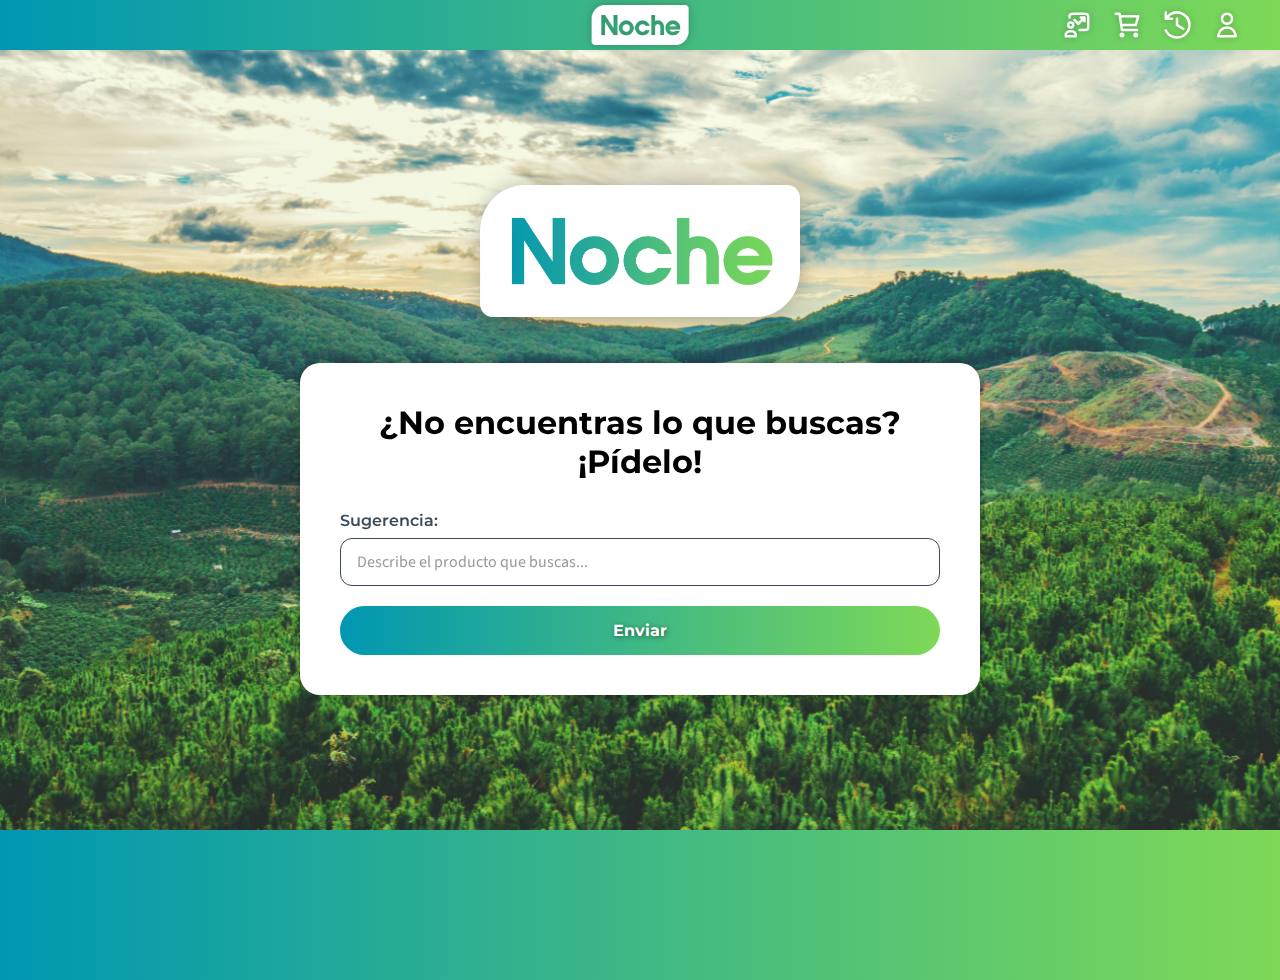
<file: paginas/sugerir_producto.html>
<!DOCTYPE html>
<html lang="en">

<head>
    <meta charset="UTF-8">
    <meta name="viewport" content="width=device-width, initial-scale=1.0">
    <link rel="stylesheet" href="../css/global.css" />
    <link rel="stylesheet" href="../css/sugerir_producto.css" />
    <title>Sugerir Producto - Noche</title>
</head>

<body>
    <header class="gradient">
        <div class="left"></div>
        <div class="center">
            <a href="../index.html">
                <img class="header-logo" src="../imagenes/Logos/TransparentOnWhite.png" alt="Noche" />
            </a>
        </div>
        <div class="right">
            <div class="icons">
                <a href="./en_construccion.html"> <!-- Panel de administrador -->
                    <svg width="800px" height="800px" viewBox="0 0 24 24" fill="none">
                        <path
                            d="M14 16H17.8C18.9201 16 19.4802 16 19.908 15.782C20.2843 15.5903 20.5903 15.2843 20.782 14.908C21 14.4802 21 13.9201 21 12.8V6.2C21 5.0799 21 4.51984 20.782 4.09202C20.5903 3.71569 20.2843 3.40973 19.908 3.21799C19.4802 3 18.9201 3 17.8 3H9.2C8.07989 3 7.51984 3 7.09202 3.21799C6.71569 3.40973 6.40973 3.71569 6.21799 4.09202C6.01338 4.49359 6.00082 5.01165 6.00005 6M18 6L13 11L10 8M18 6V9M18 6H15M9 12C9 13.1046 8.10457 14 7 14C5.89543 14 5 13.1046 5 12C5 10.8954 5.89543 10 7 10C8.10457 10 9 10.8954 9 12ZM7 17C7.92997 17 8.39496 17 8.77646 17.1022C9.81173 17.3796 10.6204 18.1883 10.8978 19.2235C11 19.605 11 20.07 11 21H3C3 20.07 3 19.605 3.10222 19.2235C3.37962 18.1883 4.18827 17.3796 5.22354 17.1022C5.60504 17 6.07003 17 7 17Z"
                            stroke="currentColor" stroke-width="2" stroke-linecap="round" stroke-linejoin="round" />
                    </svg>
                    <div class="icon-background"></div>
                </a>
                <a href="./en_construccion.html"> <!-- Carrito -->
                    <svg width="800px" height="800px" viewBox="0 0 24 24" fill="none">
                        <path
                            d="M6.29977 5H21L19 12H7.37671M20 16H8L6 3H3M9 20C9 20.5523 8.55228 21 8 21C7.44772 21 7 20.5523 7 20C7 19.4477 7.44772 19 8 19C8.55228 19 9 19.4477 9 20ZM20 20C20 20.5523 19.5523 21 19 21C18.4477 21 18 20.5523 18 20C18 19.4477 18.4477 19 19 19C19.5523 19 20 19.4477 20 20Z"
                            stroke="currentColor" stroke-width="2" stroke-linecap="round" stroke-linejoin="round" />
                    </svg>
                    <div class="icon-background"></div>
                </a>
                <a href="./compra_periodica.html"> <!-- Compras periódicas -->
                    <svg width="800px" height="800px" viewBox="0 0 48 48">
                        <g id="Layer_2" data-name="Layer 2">
                            <g id="invisible_box" data-name="invisible box">
                                <rect width="48" height="48" fill="none" />
                            </g>
                            <g id="icons_Q2" data-name="icons Q2">
                                <path
                                    d="M46,24A22,22,0,0,1,4.3,33.7a2,2,0,0,1,.5-2.6,2,2,0,0,1,3,.7A18,18,0,1,0,10.6,12h5.3A2.1,2.1,0,0,1,18,13.7,2,2,0,0,1,16,16H6a2,2,0,0,1-2-2V4.1A2.1,2.1,0,0,1,5.7,2,2,2,0,0,1,8,4V8.9A22,22,0,0,1,46,24Z"
                                    fill="currentColor" />
                                <path
                                    d="M34,32a1.7,1.7,0,0,1-1-.3L22,25.1V14a2,2,0,0,1,4,0v8.9l9,5.4a1.9,1.9,0,0,1,.7,2.7A1.9,1.9,0,0,1,34,32Z"
                                    fill="currentColor" />
                            </g>
                        </g>
                    </svg>
                    <div class="icon-background"></div>
                </a>
                <a href="./perfil.html"> <!-- Perfil -->
                    <svg width="800px" height="800px" viewBox="0 0 24 24" fill="none">
                        <g id="SVGRepo_bgCarrier" stroke-width="0" />
                        <g id="SVGRepo_tracerCarrier" stroke-linecap="round" stroke-linejoin="round" />
                        <g id="SVGRepo_iconCarrier">
                            <path
                                d="M16 7C16 9.20914 14.2091 11 12 11C9.79086 11 8 9.20914 8 7C8 4.79086 9.79086 3 12 3C14.2091 3 16 4.79086 16 7Z"
                                stroke="currentColor" stroke-width="2" stroke-linecap="round" stroke-linejoin="round" />
                            <path d="M12 14C8.13401 14 5 17.134 5 21H19C19 17.134 15.866 14 12 14Z"
                                stroke="currentColor" stroke-width="2" stroke-linecap="round" stroke-linejoin="round" />
                        </g>
                    </svg>
                    <div class="icon-background"></div>
                </a>
            </div>
            <div id="hamburger">
                <div class="icon">
                    <div class="bar"></div>
                    <div class="bar"></div>
                    <div class="bar"></div>
                </div>
                <div class="content">
                    <div class="close-header-hamburger">
                        <div id="close-hamburger-button"> <!-- Close SVG -->
                            <svg id="close-button" width="800px" height="800px" viewBox="0 0 24 24" fill="none">
                                <g clip-path="url(#clip0_429_11083)">
                                    <path d="M7 7.00006L17 17.0001M7 17.0001L17 7.00006" stroke="currentColor"
                                        stroke-width="2.5" stroke-linecap="round" stroke-linejoin="round" />
                                </g>
                                <defs>
                                    <clipPath id="clip0_429_11083">
                                        <rect width="24" height="24" fill="white" />
                                    </clipPath>
                                </defs>
                            </svg>
                        </div>
                    </div>
                    <a href="./en_construccion.html"> <!-- Admin -->
                        <svg width="800px" height="800px" viewBox="0 0 24 24" fill="none">
                            <path
                                d="M14 16H17.8C18.9201 16 19.4802 16 19.908 15.782C20.2843 15.5903 20.5903 15.2843 20.782 14.908C21 14.4802 21 13.9201 21 12.8V6.2C21 5.0799 21 4.51984 20.782 4.09202C20.5903 3.71569 20.2843 3.40973 19.908 3.21799C19.4802 3 18.9201 3 17.8 3H9.2C8.07989 3 7.51984 3 7.09202 3.21799C6.71569 3.40973 6.40973 3.71569 6.21799 4.09202C6.01338 4.49359 6.00082 5.01165 6.00005 6M18 6L13 11L10 8M18 6V9M18 6H15M9 12C9 13.1046 8.10457 14 7 14C5.89543 14 5 13.1046 5 12C5 10.8954 5.89543 10 7 10C8.10457 10 9 10.8954 9 12ZM7 17C7.92997 17 8.39496 17 8.77646 17.1022C9.81173 17.3796 10.6204 18.1883 10.8978 19.2235C11 19.605 11 20.07 11 21H3C3 20.07 3 19.605 3.10222 19.2235C3.37962 18.1883 4.18827 17.3796 5.22354 17.1022C5.60504 17 6.07003 17 7 17Z"
                                stroke="currentColor" stroke-width="2" stroke-linecap="round" stroke-linejoin="round" />
                        </svg>
                        <span>Administrador</span>
                    </a>
                    <hr>
                    <a href="./en_construccion.html"> <!-- Carrito -->
                        <svg width="800px" height="800px" viewBox="0 0 24 24" fill="none">
                            <path
                                d="M6.29977 5H21L19 12H7.37671M20 16H8L6 3H3M9 20C9 20.5523 8.55228 21 8 21C7.44772 21 7 20.5523 7 20C7 19.4477 7.44772 19 8 19C8.55228 19 9 19.4477 9 20ZM20 20C20 20.5523 19.5523 21 19 21C18.4477 21 18 20.5523 18 20C18 19.4477 18.4477 19 19 19C19.5523 19 20 19.4477 20 20Z"
                                stroke="currentColor" stroke-width="2" stroke-linecap="round" stroke-linejoin="round" />
                        </svg>
                        <span>Carrito</span>
                    </a>
                    <hr>
                    <a href="./compra_periodica.html"> <!-- Compras periódicas -->
                        <svg width="800px" height="800px" viewBox="0 0 48 48">
                            <g id="Layer_2" data-name="Layer 2">
                                <g id="invisible_box" data-name="invisible box">
                                    <rect width="48" height="48" fill="none" />
                                </g>
                                <g id="icons_Q2" data-name="icons Q2">
                                    <path
                                        d="M46,24A22,22,0,0,1,4.3,33.7a2,2,0,0,1,.5-2.6,2,2,0,0,1,3,.7A18,18,0,1,0,10.6,12h5.3A2.1,2.1,0,0,1,18,13.7,2,2,0,0,1,16,16H6a2,2,0,0,1-2-2V4.1A2.1,2.1,0,0,1,5.7,2,2,2,0,0,1,8,4V8.9A22,22,0,0,1,46,24Z"
                                        fill="currentColor" />
                                    <path
                                        d="M34,32a1.7,1.7,0,0,1-1-.3L22,25.1V14a2,2,0,0,1,4,0v8.9l9,5.4a1.9,1.9,0,0,1,.7,2.7A1.9,1.9,0,0,1,34,32Z"
                                        fill="currentColor" />
                                </g>
                            </g>
                        </svg>
                        <span>Configurar</span>
                    </a>
                    <hr>
                    <a href="./perfil.html"> <!-- Perfil -->
                        <svg width="800px" height="800px" viewBox="0 0 24 24" fill="none">
                            <g id="SVGRepo_bgCarrier" stroke-width="0" />
                            <g id="SVGRepo_tracerCarrier" stroke-linecap="round" stroke-linejoin="round" />
                            <g id="SVGRepo_iconCarrier">
                                <path
                                    d="M16 7C16 9.20914 14.2091 11 12 11C9.79086 11 8 9.20914 8 7C8 4.79086 9.79086 3 12 3C14.2091 3 16 4.79086 16 7Z"
                                    stroke="currentColor" stroke-width="2" stroke-linecap="round"
                                    stroke-linejoin="round" />
                                <path d="M12 14C8.13401 14 5 17.134 5 21H19C19 17.134 15.866 14 12 14Z"
                                    stroke="currentColor" stroke-width="2" stroke-linecap="round"
                                    stroke-linejoin="round" />
                            </g>
                        </svg>
                        <span>Perfil</span>
                    </a>
                </div>
                <div id="content-background" hidden></div>
            </div>
        </div>
    </header>
   <main>
        <!-- Imagen de fondo-->
        <img src="../imagenes/fondo_paisaje.jpg" class="background-image" draggable="false" alt="Fondo">
        
        <section class="contenido-principal">
            <div class="logo-container">
                <img src="../imagenes/Logos/GradientOnWhite.png" class="logo" alt="Noche" />
            </div>
            
            <section class="card formulario-card">
                <h2>¿No encuentras lo que buscas? ¡Pídelo!</h2>
                <form>
                    <div class="campo">
                        <label for="sugerencia">Sugerencia:</label>
                        <input class="input-field" type="text" id="sugerencia" name="sugerencia" placeholder="Describe el producto que buscas..." />
                    </div>
                    <div>
                        <button class="button button-gradient" type="submit">Enviar</button>
                    </div>
                </form>
            </section>
        </section>
    </main> 
    <footer class="gradient">
        <div class="left"></div>
        <div class="center">
            <!--img class="footer-logo" src="./imagenes/Logos/TransparentOnWhite.png" alt="Noche"/-->
        </div>
        <div class="right"></div>
    </footer>
</body>

</html>
</file>
<file: css/global.css>
/* Fuente Montserrat */
@import url('https://fonts.googleapis.com/css2?family=Montserrat:ital,wght@0,100..900;1,100..900&display=swap');
/* Fuente Source Sans 3 */
@import url('https://fonts.googleapis.com/css2?family=Montserrat:ital,wght@0,100..900;1,100..900&family=Open+Sans:ital,wght@0,300..800;1,300..800&family=Source+Sans+3:ital,wght@0,200..900;1,200..900&display=swap');

:root {
    /* Fuentes */
    --font-main: "Montserrat", sans-serif;
    --font-secondary: "Source Sans 3", sans-serif;

    --font-size-title: 48px;
    --font-size-subtitle: 32px;
    --font-size-content: 24px;
    --font-size-annotation: 16px;

    /* Colores */
    --color-black: #000000;
    --color-grey: #3B4B5B;
    --color-blue: #0097B2;
    --color-teal: #38B48A;
    --color-green: #7ED957;
    --color-dark-red: #FF5757;
    --color-light-red: #FF9898;
    --color-lavender: #DAE4FF;
    --color-light-blue: #E5F7FF;
    --color-white: #FFFFFF;

    --color-dark-primary: #3B585B;
    --color-dark-secondary: #2D3E42;

    /* Tamaños de pantalla */
    --screen-size-phone: 600px;
    --screen-size-tablet: 768px;
    --screen-size-desktop: 992px;
    --screen-size-large: 1200px;

    /* Tamaños de elementos */
    --header-height: 50px;
    --footer-height: 150px;

    /* Otros */
    --shadow-default: 0 0 10px rgba(0, 0, 0, 0.35);

    /* Degradados: Horizontal y vertical */
    --gradient: linear-gradient(to right, var(--color-blue), var(--color-green));
    --gradient-vertical: linear-gradient(to bottom, var(--color-blue), var(--color-green));
    --gradient-inverted: linear-gradient(to left, var(--color-blue), var(--color-green));
    --gradient-vertical-inverted: linear-gradient(to top, var(--color-blue), var(--color-green));

    /* Ajustes del fondo */
    --background-opacity: 40%;
    --background-gradient: linear-gradient(to right,
    color-mix(in oklab, var(--color-blue), white calc(100% - var(--background-opacity))),
    color-mix(in oklab, var(--color-green), white calc(100% - var(--background-opacity))));
}

/* ----------------- General --------------------- */
body {
    margin: 0;
    font-family: var(--font-main);
    font-size: var(--font-size-content);
}

body.gradient {
    background: var(--background-gradient);
}

.gradient {
    background: var(--gradient);
}

header {
    height: var(--header-height);
}
main {
    position: relative;
    min-height: calc(100vh - var(--header-height) - var(--footer-height));
}
footer {
    position: relative;
    width: 100%;
    height: var(--footer-height);
}
.animate-gradient {
    background: linear-gradient(to right, var(--color-blue), var(--color-green), var(--color-blue));
    background-size: 200%;
    animation: gradient-animation linear 15s infinite;
}
@keyframes gradient-animation {
    0% { background-position-x: 0%; }
    100% { background-position-x: 1000%; }
}

/* ------------------ Cartas –---------------------- */
.card {
    background-color: var(--color-white);
    padding: 10px;
    border-radius: 20px;
    box-shadow: var(--shadow-default);
}

.compound-card {
    --border-radius: 10px;

    display: flex;
    flex-direction: column;
    width: max-content;
    height: max-content;
    box-shadow: var(--shadow-default);
    border-radius: var(--border-radius);

    .compound-card-top {
        background-color: var(--color-white);
        border-radius: var(--border-radius) var(--border-radius) 0 0;
    }

    .compound-card-bottom {
        background-color: var(--color-white);
        border-radius: 0 0 var(--border-radius) var(--border-radius);
    }
}

.center-content {
    position: relative;

    & > * {
        position: absolute;
        top: 50%;
        left: 50%;
        transform: translate(-50%, -50%);
    }
}

/* ------------- Botones --------------  */
:not(.button-group):has(> .button) {
    display: flex;
    flex-direction: row;

    .button {
        width: 100%;
        user-select: none;
        font-family: var(--font-main);
        font-size: var(--font-size-annotation);
        padding: 15px 50px;
        border-radius: 50px;
        border: none;
        font-weight: bold;
        transition: cubic-bezier(0,.8,.39,1) 0.25s;
        text-decoration: none;

        &:hover {
            cursor: pointer;
        }
    }
}

.button-gradient {
    background: linear-gradient(to right, var(--color-blue), var(--color-green), var(--color-blue));
    background-size: 200%;
    color: var(--color-white);
    text-shadow: 1px 1px 5px rgba(0, 0, 0, 0.5);

    &:not(.animate-gradient):hover {
        background-position-x: -100%;
    }

    &.animate-gradient:hover {
        transition: ease-out 0.1s;
        filter: brightness(80%);
    }
}

.button-light {
    background: var(--color-white);

    &:hover {
        background-color: var(--color-light-blue);
    }
}

.button-dark {
    background: var(--color-grey);
    color: var(--color-white);

    &:hover {
        background-color: var(--color-black);
    }
}

.button-red {
    background: var(--color-dark-red);
    color: var(--color-white);

    &:hover {
        background-color: var(--color-light-red);
    }
}

.button-group {
    display: flex;
    flex-direction: row;
    justify-content: center;
    align-items: center;
    width: 100%;

    .button {
        width: 100%;
        text-align: center;
        user-select: none;
        font-family: var(--font-main);
        font-size: var(--font-size-annotation);
        padding: 15px 0px;
        border-radius: 0px;
        border: none;
        margin: 0px;
        font-weight: bold;
        transition: cubic-bezier(0,.8,.39,1) 0.25s;
        text-decoration: none;

        &:hover {
            cursor: pointer;
        }
    }
    
    :first-child {
        border-radius: 50px 0 0 50px;
    }

    :last-child {
        border-radius: 0 50px 50px 0;
    }
}

/* Header & Footer */
html, body {
    height: 100%;
}

header {
    user-select: none;
    display: grid;
    grid-template-columns: repeat(3, 1fr);

    .center {
        position: relative;
        
        .header-logo {
            z-index: 1;
            height: calc(var(--header-height) - 10px);
            position: absolute;
            top: 50%;
            left: 50%;
            transform: translate(-50%, -50%);
            transition: ease-out 0.05s;
            filter: drop-shadow(0 0 5px rgba(0, 0, 0, 0.25));

            img {
                width: inherit;
                height: inherit;
            }

            &:hover {
                transform: translate(-50%, -50%) scale(103%);
                cursor: pointer;
            }
        }
    }

    .right {
        .icons {
            display: flex;
            flex-direction: row;
            position: absolute;
            right: 25px;

            a {
                position: relative;
                width: var(--header-height);
                aspect-ratio: 1;
                margin-top: 2px;

                svg {
                    position: absolute;
                    width: calc(var(--header-height) - 20px);
                    height: max-content;
                    z-index: 2;
                    margin-top: 10px;
                    transform: translate(7px, -2px);
                    filter: drop-shadow(0 0 3px rgba(0, 0, 0, 0.25));

                    path {
                        color: var(--color-white);
                    }
                }

                .icon-background {
                    position: absolute;
                    background-color: var(--color-black);
                    width: calc(var(--header-height) - 5px);
                    opacity: 30%;
                    aspect-ratio: 1;
                    border-radius: 50%;
                    z-index: 0;
                    transform: scale(0%);
                    transition: ease-out 0.03s;
                }

                &:hover {
                    svg {
                        filter: none;
                    }

                    .icon-background {
                        transform: scale(100%);
                    }
                }
            }
        }

        #hamburger {
            .icon {
                width: calc(var(--header-height) - 5px);
                aspect-ratio: 1;
                display: flex;
                flex-direction: column;
                justify-content: space-evenly;
                filter: drop-shadow(0 0 3px rgba(0, 0, 0, 0.15));
                position: absolute;
                right: 10px;
                top: 2px;

                .bar {
                    width: 40px;
                    height: 5px;
                    background-color: var(--color-white);
                    border-radius: 10px;
                }

                &:hover {
                    cursor: pointer;
                }
            }

            .content {
                position: fixed;
                background-color: white;
                font-size: var(--font-size-annotation);
                right: 0;
                top: 0;
                z-index: 2;
                transform: translateX(100%);
                width: 200px;
                height: 100%;
                display: flex;
                flex-direction: column;
                box-shadow: -5px 0 5px rgba(0, 0, 0, 0.15);

                .close-header-hamburger {
                    display: flex;
                    justify-content: right;
                    color: var(--color-black);
                    height: var(--header-height);

                    #close-hamburger-button {
                        height: var(--header-height);
                        width: var(--header-height);
                        
                        svg {
                            opacity: 50%;
                            width: 100%;
                            height: 100%;
                        }

                        &:hover svg {
                            cursor: pointer;
                            transition: ease-out 0.05s;
                            transform: scale(102%);
                            opacity: 100%;
                        }
                    }
                }

                a {
                    width: 100%;
                    height: 50px;
                    color: var(--color-black);
                    text-decoration: none;
                    position: relative;
                    background-color: white;
                    opacity: 75%;

                    svg {
                        position: absolute;
                        width: 40px;
                        height: 40px;
                        top: 50%;
                        left: 10px;
                        transform: translateY(-50%);
                        
                        path {
                            color: var(--color-black);
                        }
                    }

                    span {
                        position: absolute;
                        top: 50%;
                        left: 65px;
                        transform: translateY(-50%);
                    }

                    &:hover {
                        filter: brightness(95%);
                        opacity: 100%;
                    }
                }

                hr {
                    width: 80%;
                    opacity: 20%;
                    margin-top: 0;
                    margin-bottom: 0;
                }
            }

            #content-background {
                position: fixed;
                z-index: 1;
                background-color: black;
                opacity: 50%;
                width: 100vw;
                height: 100vh;
                left: 0;
                margin: 0;
                overflow: hidden;
            }
        }
    }
}

@media screen and (min-width: 600px) {
    #hamburger {
        opacity: 0%;
    }
    .icons {
        opacity: 100%;
    }
}

@media screen and (max-width: 600px) {
    #hamburger {
        opacity: 100%;
    }
    .icons {
        opacity: 0%;
    }
}

footer {
    display: grid;
    grid-template-columns: repeat(3, 1fr);
    /* { border: red 1px solid; }*/

    .center {
        .footer-logo {
            height: calc(var(--header-height) - 10px);
            position: absolute;
            top: 50%;
            left: 50%;
            transform: translate(-50%, -50%);
            transition: ease-out 0.05s;
            filter: drop-shadow(0 0 5px rgba(0, 0, 0, 0.25));

            &:hover {
                transform: translate(-50%, -50%) scale(103%);
                cursor: pointer;
            }
        }
    }
}

/* Buscador */

.custom-searchbar-container {
    width: 100%;
    height: 100%;
    padding: 10px;
    border-radius: 500px;
    background-color: var(--color-white);
    box-shadow: var(--shadow-default);
    border: rgba(0, 0, 0, 0.25) 1px solid;
    display: flex;
    flex-direction: row;
    
    .custom-searchbar {
        width: 100%;
        margin-left: 15px;
        margin-right: 5px;
        background-color: rgba(0, 0, 0, 0);
        border: none;

        &:focus {
            outline: none;
        }
    }

    svg {
        height: 100%;
        width: max-content;
        aspect-ratio: 1;
        margin: auto 10px;

        &:hover {
            transition: ease-out 0.05s;
            cursor: pointer;
        }
    }
}

/* Dropdowns */

.dropdown {
    position: relative;
    background-color: white;
    border-radius: 15px;
    overflow: hidden;
    box-shadow: var(--shadow-default);

    .dropdown-arrow {
        user-select: none;
        position: absolute;
        right: 10px;
        top: 5px;
        aspect-ratio: 1;
        opacity: 50%;
        z-index: 1;

        &:hover {
            cursor: pointer;
            opacity: 100%;
        }
    }
}

/* Popups */

#popup-background {
    position: fixed;
    width: 1000%;
    height: 1000%;
    transform: translate(-50%, -50%);
    background-color: black;
    opacity: 40%;
    z-index: 1;
}

.popup-container {
    display: table;
    position: absolute;
    left: 50%;
    top: 50%;
    transform: translate(-50%, -50%);
    z-index: 2;
    background-color: white;
    padding: 20px;
    border-radius: 10px;
    min-width: max-content;
    min-height: max-content;
    box-shadow: 0 0 20px rgba(0, 0, 0, 0.35);

    .popup-close {
        position: absolute;
        user-select: none;
        aspect-ratio: 1;
        width: 50px;
        right: 10px;
        top: 10px;
        opacity: 40%;

        &:hover {
            transition: 0.1s ease-out;
            opacity: 80%;
            cursor: pointer;
        }
    }
}
</file>
<file: css/index.css>
section.ads-container {
    width: 90vw;
    display: flex;
    margin: auto;
    transform: translateY(25px);
    flex-direction: row;
    box-shadow: var(--shadow-default);
    border-radius: 15px;
    user-select: none;

    .ad-container {
        width: 100%;
        text-align: center;
        margin: auto;
        height: 75px;
        background-color: var(--color-white);

        &:first-child {
            border-radius: 15px 0 0 15px;
        }

        &:nth-child(even) {
            background-color: aliceblue;
        }

        &:last-child {
            border-radius: 0 15px 15px 0;
        }
    }
}

@media screen and (max-width: 600px) {
    section.ads-container .ad-container {
        &:nth-last-child(2) {
            border-radius: 0 15px 15px 0;
        }
        &:last-child {
            display: none;
        }
    }
}
</file>
<file: css/compra_periodica.css>
main {
    display: grid;
    grid-template-columns: auto 550px;
    height: calc(100vh - var(--header-height) - var(--footer-height));

    .background {
        position: fixed;
        left: 0;
        top: 0;
        width: 100%;
        height: 100%;
        z-index: -1;
        filter: brightness(75%);
    }

    .left {
        display: grid;
        grid-template-rows: 1fr 50px 1fr;

        .product-list-container {
            .product-list {
                background-color: var(--color-white);
                height: calc(100% - 40px);
                width: calc(100% - 40px);
                margin: 20px;
                border-radius: 25px;
                box-shadow: var(--shadow-default);
                overflow: none;

                .top {
                    display: grid;
                    grid-template-columns: 350px auto;

                    span {
                        margin: auto;
                        margin-left: 10px;
                        padding: 0 20px;
                        font-weight: bold;
                        font-size: var(--font-size-content);
                    }

                    .custom-searchbar-container {
                        transform: translateX(-55px);
                        height: 40px;
                        margin: 20px;
                        background-color: var(--color-light-blue);
                        box-shadow: none;
                        border: none;

                        * {
                            font-family: var(--font-main);
                            font-size: var(--font-size-content);
                        }
                    }
                }
            }
        }

        .button-group {
            margin: 0 20px;
            width: calc(100% - 40px);
        }
    }

    .right {
        .purchase-container {
            background-color: var(--color-white);
            margin: 20px;
            border-radius: 25px;
            box-shadow: var(--shadow-default);
            max-height: calc(100% - 40px);
            padding-top: 1px;
            h1 {
                font-size: var(--font-size-subtitle);
                text-align: center;
            }

            .calendar-container {
                margin: 25px;

                .calendar-content {
                    display: flex;
                    flex-direction: row;
                    margin: auto;
                    margin-top: 5px;

                    span {
                        margin-top: 3px;
                    }

                    .custom-number-container {
                        margin: 0 10px;
                        
                        input {
                            border: var(--color-lavender) 2px solid;
                        }
                    }
                }
            }

            .button-group {
                margin: 25px;
                width: calc(100% - 50px);
            }

            .info {
                margin: 25px;

                .title {
                    font-weight: bold;
                }

                .content {
                    font-size: var(--font-size-annotation);
                }
            }

            #dropdown-container {
                margin: 25px;
                width: calc(100% - 50px);

                .dropdown {
                    background-color: var(--color-light-blue);

                    .dropdown-title {
                        position: relative;
                        width: 100%;
                        height: 50px;
                        background-color: var(--color-white);

                        svg {
                            width: 40px;
                            margin-left: 10px;
                        }

                        span {
                            position: absoAlute;
                            top: 50%;
                            left: 60px;
                            transform: translateY(-50%);
                        }
                    }

                    .dropdown-content {
                        display: flex;
                        flex-direction: row;
                        justify-content: center;
                        gap: 10px;
                        margin-top: 12px;

                        .icon {
                            width: 30px;
                            aspect-ratio: 1;
                        }

                        .info-detail {
                            background-color: var(--color-grey);
                            color: var(--color-white);
                            padding: 3px 10px;
                            border-radius: 5px;
                        }
                    }
                }
            }
        }
    }
}

.products {
    width: calc(100% - 40px);
    height: calc(100% - 130px);
    overflow-y: scroll;
    overflow-x: hidden;
    margin: auto;

    .product {
        width: 100%;
        height: 40px;
        display: grid;
        grid-template-columns: repeat(3, max-content);

        &:not(:last-child) {
            border-bottom: var(--color-lavender) 2px solid;
        }

        .product-info {
            display: flex;
            flex-direction: row;
            justify-content: left;
            align-items: center;
            gap: 10px;
            height: 200%;

            .name {
                margin-left: 10px;
            }
        }

        .details,
        .delete {
            margin: auto;

            &:hover {
                cursor: pointer;
                transform: scale(105%);
            }
        }

        .delete {
            filter: brightness(0) saturate(100%) invert(32%) sepia(48%) saturate(1649%) hue-rotate(326deg) brightness(144%) contrast(114%);
        }
    }
}

#drag-and-drop {
    .product {
        display: grid;
        grid-template-columns: 50px auto 50px;
        padding: 10px;
    }

    .dragged-element {
        border-radius: 10px;
        box-shadow: var(--shadow-default);

        .delete {
            margin-left: 20px;
            filter: brightness(0) saturate(100%) invert(32%) sepia(48%) saturate(1649%) hue-rotate(326deg) brightness(144%) contrast(114%);
        }
    }
}
</file>
<file: css/conocenos.css>
* {
    box-sizing: border-box;
    margin: 0;
    padding: 0;
}

main {
    display: flex;
    flex-direction: column;
    align-items: center;
    gap: 6rem;
    padding-top: 5rem;
    padding-bottom: 5rem;
    min-height: 100vh;
    background-color: rgba(0, 0, 0, 0.5);
    background-image: url("../imagenes/fondo_paisaje.jpg");
    background-size: cover;
    background-position: center;
    background-attachment: fixed;
    background-repeat: no-repeat;
    background-blend-mode: darken;
}

.logo img {
    width: 15vw;
    max-width: 200px;
    min-width: 120px;
    height: auto;
}

main h1 {
    color: white;
    text-shadow: 2px 2px 4px black;
    margin-bottom: 0;
}

.information {
    display: flex;
    flex-direction: column;
    gap: 3rem;
    width: 70%;
    margin: 0 auto;
}

.noche-info {
    color: white;
    text-shadow: 2px 2px 4px black;
    width: 100%; 
    margin-bottom: 3rem;
    padding: 0 1rem; 
}

.noche-info p {
    color: white;
    text-shadow: 2px 2px 4px black;
    line-height: 1.8; 
    text-align: justify; 
}

.image-left, .image-right {
    display: flex;
    align-items: center;
    gap: 2rem;
    margin-bottom: 2rem;
}

.image-left {
    flex-direction: row;
}

.image-left .section-info {
    text-align: left;
    color: white;
    text-shadow: 2px 2px 4px black;
}

.image-right {
    flex-direction: row-reverse;
}

.image-right .section-info {
    text-align: right;
    color: white;
    text-shadow: 2px 2px 4px black;
}

.knowus-image img {
    width: 300px;
    height: auto;
}
</file>
<file: css/en_construccion.css>
main {
    height: calc(100vh - var(--header-height) - var(--footer-height));
    
    .card {
        max-width: 450px;
        width: 70vw;
        text-align: center;
        padding: 20px 35px;

        h1 {
            font-weight: bold;
            font-size: var(--font-size-subtitle);
        }

        p {
            font-size: var(--font-size-content);
            
            &:not(:last-child) {
                margin: 50px 0;
            }
        }
    }

    .worker {
        width: 100%;
        height: 100%;
        background: var(--gradient);
        mask-image: url("../imagenes/en_construccion.png");
        mask-repeat: no-repeat;
        mask-position: bottom right;
    }
}
</file>
<file: css/perfil.css>
main {
    display: grid;
    grid-template-columns: 30% auto;
    height: calc(100vh - var(--header-height) - var(--footer-height));

    .profile-info {
        .profile-info-container {
            width: calc(100% - 30px);
            height: calc(100% - 70px);
            margin: 20px;
            border-radius: 15px;
            display: grid;
            grid-template-rows: auto 60px;

            .user-info {
                position: relative;

                .user-info-container {
                    margin: 40px;
                    display: flex;
                    flex-direction: column;

                    .profile-image {
                        margin: auto;
                        width: 150px;
                        aspect-ratio: 1;
                        border-radius: 50%;
                        margin-bottom: 20px;
                        user-select: none;
                    }

                    .user-name,
                    .user-surname {
                        text-align: center;
                    }

                    .user-name {
                        font-weight: bold;
                        color: var(--color-black);
                    }

                    .user-surname {
                        color: var(--color-grey);
                        font-size: var(--font-size-annotation);
                    }

                    hr {
                        width: 100%;
                        height: 2px;
                        background: var(--color-black);
                        border-radius: 3px;
                        opacity: 20%;
                        border: none;
                    }

                    .user-details {
                        margin-top: 20px;
                        overflow-y: scroll;
                        display: flex;
                        flex-direction: column;
                        min-height: 200px;

                        .user-detail-title {
                            font-size: var(--font-size-annotation);
                        }

                        .user-detail {
                            padding: 10px;
                            margin: 10px 0;
                            background-color: var(--color-lavender);
                            border-radius: 10px;
                            font-size: var(--font-size-content);
                        }
                    }
                }
            }

            .log-out {
                user-select: none;
                background-color: var(--color-light-red);
                color: var(--color-black);
                text-decoration: none;

                .log-out-content {
                    display: flex;
                    flex-direction: row;
                    justify-content: center;
                    margin-top: 15px;

                    .icon {
                        position: relative;
                        width: 30px;
                        height: min-content;
                        color: var(--color-dark-red);
                        margin-right: 5px;
                    }

                    span {
                        position: relative;
                    }
                }

                &:hover {
                    transition: ease-out 0.1s;
                    background-color: var(--color-dark-red);

                    .log-out-content .icon {
                        filter: brightness(60%);
                    }
                }
            }
        }
    }

    #dropdown-container {
        padding: 10px;
        overflow-x: hidden;
        overflow-y: scroll;
        margin-top: 10px;
        height: calc(100vh - var(--header-height) - var(--footer-height));
        
        .dropdown {
            font-size: var(--font-size-content);
            background-color: var(--color-light-blue);
            

            img {
                user-select: none;
            }

            .dropdown-title {
                position: relative;
                background-color: var(--color-white);
                width: 100%;
                height: 50px;

                svg {
                    user-select: none;
                    width: 30px;
                    aspect-ratio: 1;
                    position: absolute;
                    top: 50%;
                    left: 10px;
                    transform: translateY(-50%);
                    color: var(--color-grey);
                }

                span {
                    position: absolute;
                    top: 50%;
                    left: 45px;
                    transform: translateY(-50%);
                }
            }

            .dropdown-content {
                width: auto;
                height: 100%;
                padding: 5px 20px;

                .preferences {
                    display: grid;
                    grid-template-columns: repeat(auto-fit, minmax(250px, 1fr));
                    justify-content: center;

                    .preference {
                        margin: 5px;

                        input {
                            width: 20px;
                            aspect-ratio: 1;
                            accent-color: var(--color-blue);
                            box-shadow: 0 0 0 1px var(--color-blue);

                            &:hover {
                                cursor: pointer;
                            }
                        }
                    }
                }

                &:not(.preferences) {
                    
                    .dropdown-preview {
                        margin-top: 5px;
                        display: flex;
                        flex-direction: row;
                        opacity: 75%;

                        .icon {
                            width: 30px;
                            aspect-ratio: 1;
                        }

                        span {
                            margin-left: 10px;
                        }
                    }

                    .dropdown-info {
                        margin-top: 25px;
                        
                        .button-group {
                            width: 100%;
                            height: 30px;
                        }
                    }
                }

                .address {
                    &:not(.address-info) {
                        user-select: none;
                    }
                    
                    .address-info {
                        background-color: var(--color-grey);
                        color: var(--color-white);
                        text-shadow: var(--shadow-default);
                        font-weight: bold;
                        padding: 2px 5px;
                        border-radius: 4px;
                        margin: 0;
                    }
                }

                .billing-info {
                    .data {
                        background-color: var(--color-grey);
                        color: var(--color-white);
                        text-shadow: var(--shadow-default);
                        font-weight: bold;
                        padding: 2px 5px;
                        border-radius: 4px;
                        margin: 0;
                    }
                }

                .subscription-info {
                    .active {
                        color: var(--color-white);
                        text-shadow: var(--shadow-default);
                        font-weight: bold;
                        padding: 2px 10px;
                        border-radius: 4px;
                        margin: 0;
                    }

                    

                    .date, .time {
                        color: var(--color-white);
                        background-color: var(--color-grey);
                        font-weight: bold;
                        padding: 2px 10px;
                        border-radius: 4px;
                        margin: 0;
                    }
                }
            }

            &:not(:first-child) {
                margin-top: 10px;
            }
        }
    }
}

@media screen and (max-width: 768px) {
    main {
        display: flex;
        flex-direction: column;
        height: max-content;

        .profile-info {
            margin: 20px;
            margin-right: 30px;
        }

        .user-details {
            height: 100%;
        }

        #dropdown-container {
            height: max-content;
            margin: 20px;
            margin-top: 0;
        }
    }
}
</file>
<file: css/registrarse.css>
main {
    .background-image {
        position: fixed;
        width: 100%;
        height: 100%;
        z-index: -1;
    }
}

.main-section {
    display: grid;
    grid-template-columns: auto 800px;
    height: calc(100vh - var(--header-height) - var(--footer-height));

    .noche-container {
        margin: auto;
        position: relative;

        .noche-info {
            position: absolute;
            top: 50%;
            left: 50%;
            transform: translate(-50%, -50%);
            color: var(--color-white);
            text-shadow: var(--shadow-default);
            text-align: center;
            line-height: 40px;

            img.logo {
                user-select: none;
                min-width: 250px;
                width: 20vw;
                height: auto;
                filter: drop-shadow(0 0 10px rgba(0, 0, 0, 0.25));
            }

            h1 {
                font-size: var(--font-size-title);
            }

            h2 {
                font-size: var(--font-size-subtitle);
                font-weight: normal;
            }
        }
    }
}

.card-form {
    width: 600px;
    height: max-content;
    margin: auto;

    background: var(--color-white);
    padding: 30px;
    padding-bottom: 60px;
    border-radius: 16px;

    display: flex;
    flex-direction: column;

    justify-content: center;

    .row {
        display: flex;
        flex-direction: column;
    }

    .column {
        display: grid;
        grid-template-columns: repeat(2, 1fr);
        gap: 10px;
    }

    .row,
    .column {
        margin: 20px 5px;
    }

    form {
        h2 {
            text-align: center;
        }

        label {
            font-size: var(--font-size-annotation);
        }

        .input {
            width: 100%;
            padding: 0.7rem 1rem;

            border-radius: 12px;
            border: 1px solid var(--color-black);
            background-color: var(--color-white);

            font-size: 0.95rem;
            box-sizing: border-box;

            &::placeholder {
                user-select: none;
                font-family: var(--font-secondary);
            }
        }

        button[type="submit"] {
            margin-top: 25px;
        }
    }
}

@media screen and (max-width: 992px) {
    .main-section {
        display: flex;
        flex-direction: column;

        .logo {
            scale: 0%;
        }

        .noche-info {
            scale: 0%;
        }
    }

    .card-form {
        width: 70vw;
        min-width: 360px;
    }
}

/*
.card-form form {
    width: 100%;
    max-width: 420px;

    display: grid;
    grid-template-columns: repeat(2, 1fr);
    gap: 0.75rem 1rem;
}

.card-form form h2 {
    grid-column: span 2;
    text-align: center;
    margin-bottom: 1rem;
}

.card-form form label {
    grid-column: span 2;
    font-size: 1rem;
    font-weight: 500;
}

.card-form form .input {
    width: 100%;
    padding: 0.7rem 1rem;

    border-radius: 12px;
    border: 1px solid var(--color-black);
    background-color: var(--color-white);

    font-size: 0.95rem;
    box-sizing: border-box;
}

#nombre,
#apellido,
#email,
#phone,
#password,
#repetir {
    grid-column: span 2;
}

.card-form form > div {
    grid-column: span 2;
}

@media (max-width: 768px) {
    main {
        justify-content: center;
        padding: 20px;
    }

    .card-form {
        width: 100%;
        max-width: 480px;
    }

    .card-form form {
        grid-template-columns: 1fr;
    }

    .card-form form * {
        grid-column: span 1 !important;
    }
}
</file>
<file: css/sugerir_producto.css>
.background-image {
    position: fixed;
    top: 0;
    left: 0;
    width: 100%;
    height: 100%;
    object-fit: cover;
    z-index: -1;
}

.contenido-principal {
    display: flex;
    flex-direction: column;
    align-items: center;
    justify-content: center;
    gap: 40px;
    min-height: calc(100vh - var(--header-height) - var(--footer-height));
    padding: 40px 20px;
}

.logo-container {
    text-align: center;
}

.logo {
    width: clamp(250px, 25vw, 400px);
    height: auto;
    user-select: none;
    filter: drop-shadow(0 0 10px rgba(0, 0, 0, 0.25));
}

.formulario-card {
    width: 100%;
    max-width: 600px;
    padding: 40px;
}

.formulario-card h2 {
    text-align: center;
    font-size: var(--font-size-subtitle);
    margin: 0 0 30px 0;
    color: var(--color-black);
}

.formulario-card form {
    display: flex;
    flex-direction: column;
    gap: 20px;
}

.campo {
    display: flex;
    flex-direction: column;
    gap: 8px;
}

.campo label {
    font-size: var(--font-size-annotation);
    font-weight: 600;
    color: var(--color-grey);
}

.input-field {
    width: 100%;
    padding: 12px 16px;
    border-radius: 12px;
    border: 1px solid var(--color-grey);
    background-color: var(--color-white);
    font-family: var(--font-secondary);
    font-size: 16px;
    box-sizing: border-box;
    transition: border-color 0.3s ease;
}

.input-field:focus {
    outline: none;
    border-color: var(--color-blue);
}

.input-field::placeholder {
    color: #999;
    font-family: var(--font-secondary);
}


@media (max-width: 768px) {
    .contenido-principal {
        gap: 30px;
        padding: 30px 16px;
    }

    .formulario-card {
        padding: 30px 24px;
    }

    .formulario-card h2 {
        font-size: 24px;
    }
}

@media (max-width: 480px) {
    .contenido-principal {
        gap: 20px;
        padding: 20px 12px;
    }

    .formulario-card {
        padding: 24px 20px;
    }

    .logo {
        width: 200px;
    }
}
</file>
